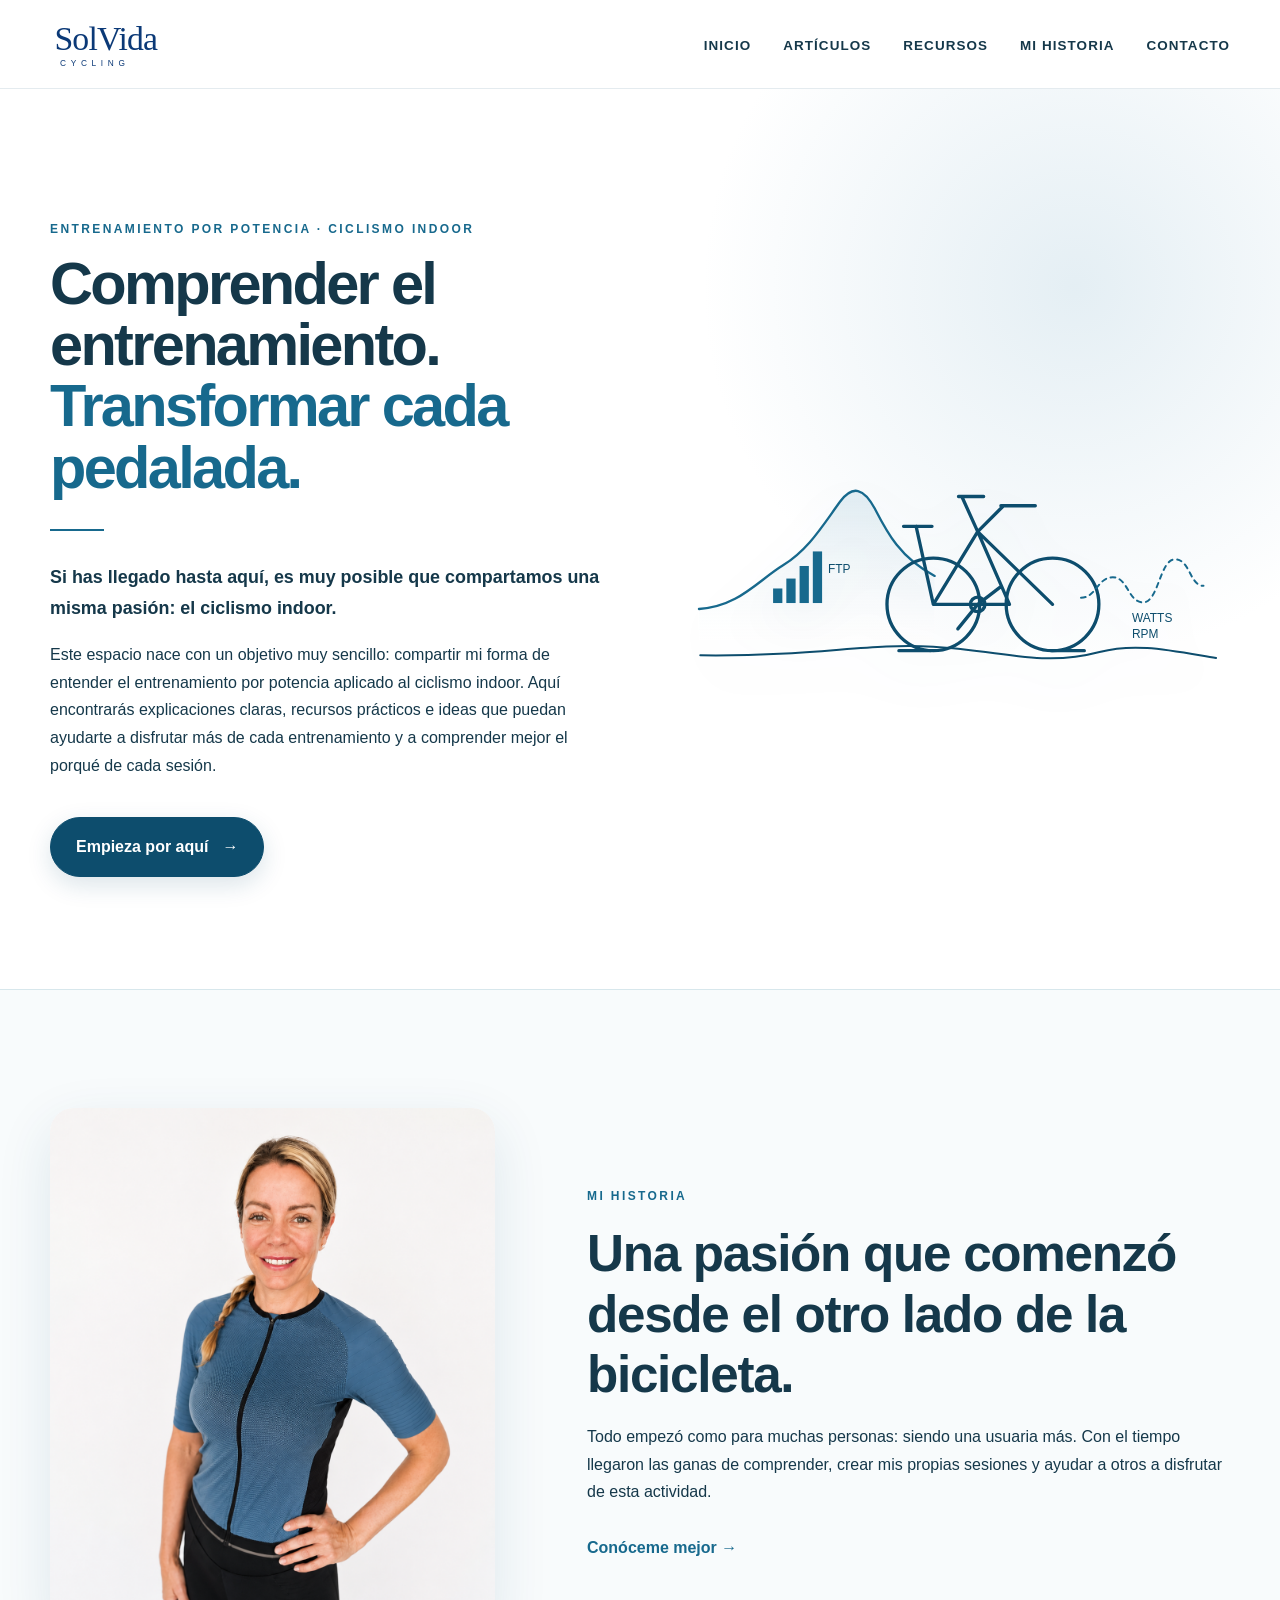
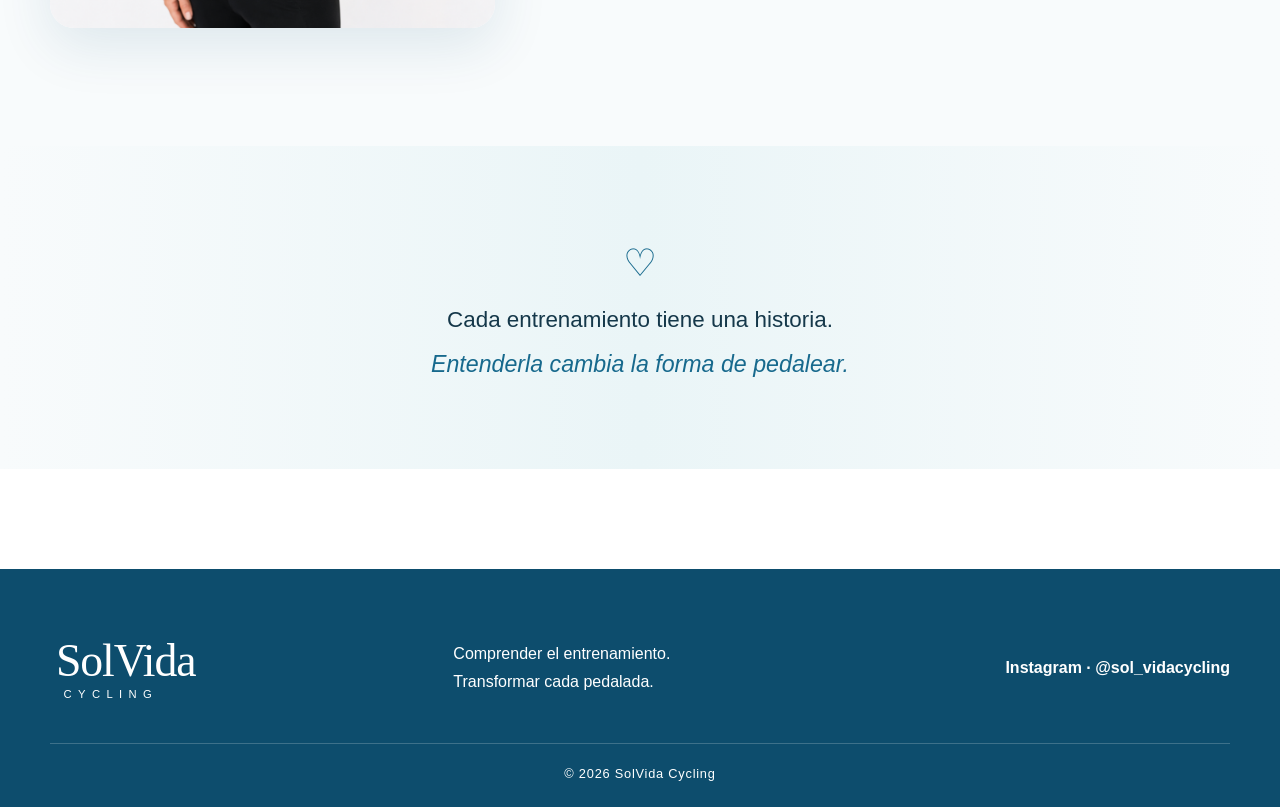
<file: index.html>
<!doctype html>
<html lang="es">
<head>
  <meta charset="utf-8">
  <meta name="viewport" content="width=device-width,initial-scale=1">
  <meta name="description" content="SolVida Cycling: entrenamiento por potencia explicado de forma sencilla para ciclismo indoor.">
  <title>SolVida Cycling</title>
  <link rel="icon" href="img/favicon.svg" type="image/svg+xml">
  <link rel="stylesheet" href="css/estilos.css">
</head>
<body>

<header class="site-header">
  <div class="container header-inner">
    <a class="brand" href="index.html" aria-label="SolVida Cycling, inicio">
      <img src="img/logo.svg" alt="SolVida Cycling">
    </a>
    <button class="menu-toggle" aria-label="Abrir menú" aria-expanded="false">☰</button>
    <nav class="main-nav" aria-label="Navegación principal">
      <a href="index.html">Inicio</a>
      <a href="articulos.html">Artículos</a>
      <a href="recursos.html">Recursos</a>
      <a href="mi-historia.html">Mi historia</a>
      <a href="contacto.html">Contacto</a>
    </nav>
  </div>
</header>

<main>
  <section class="hero">
    <div class="container hero-grid">
      <div class="hero-copy">
        <p class="eyebrow">Entrenamiento por potencia · Ciclismo indoor</p>
        <h1>Comprender el entrenamiento.<br><span>Transformar cada pedalada.</span></h1>
        <div class="short-rule"></div>
        <p class="lead"><strong>Si has llegado hasta aquí, es muy posible que compartamos una misma pasión: el ciclismo indoor.</strong></p>
        <p>Este espacio nace con un objetivo muy sencillo: compartir mi forma de entender el entrenamiento por potencia aplicado al ciclismo indoor. Aquí encontrarás explicaciones claras, recursos prácticos e ideas que puedan ayudarte a disfrutar más de cada entrenamiento y a comprender mejor el porqué de cada sesión.</p>
        <a class="button" href="articulos.html">Empieza por aquí <span>→</span></a>
      </div>
      <div class="hero-art">
        <img src="img/bici-potencia.svg" alt="Bicicleta de ciclismo indoor sobre una línea ascendente de potencia">
      </div>
    </div>
  </section>

  <section class="story-preview">
    <div class="container story-grid">
      <img src="img/sol-mi-historia.png" alt="Sol, instructora de ciclismo indoor" class="story-photo">
      <div>
        <p class="eyebrow">Mi historia</p>
        <h2>Una pasión que comenzó desde el otro lado de la bicicleta.</h2>
        <p>Todo empezó como para muchas personas: siendo una usuaria más. Con el tiempo llegaron las ganas de comprender, crear mis propias sesiones y ayudar a otros a disfrutar de esta actividad.</p>
        <a class="text-link" href="mi-historia.html">Conóceme mejor →</a>
      </div>
    </div>
  </section>

  <section class="quote-band">
    <div class="container">
      <div class="heart">♡</div>
      <p>Cada entrenamiento tiene una historia.</p>
      <em>Entenderla cambia la forma de pedalear.</em>
    </div>
  </section>
</main>

<footer class="site-footer">
  <div class="container footer-grid">
    <div>
      <img class="footer-logo" src="img/logo.svg" alt="SolVida Cycling">
    </div>
    <p>Comprender el entrenamiento.<br>Transformar cada pedalada.</p>
    <a class="social-link" href="https://www.instagram.com/sol_vidacycling/" target="_blank" rel="noopener" aria-label="Instagram de SolVida Cycling">Instagram · @sol_vidacycling</a>
  </div>
  <div class="container copyright">© 2026 SolVida Cycling</div>
</footer>

<script src="js/main.js"></script>
</body>
</html>
</file>
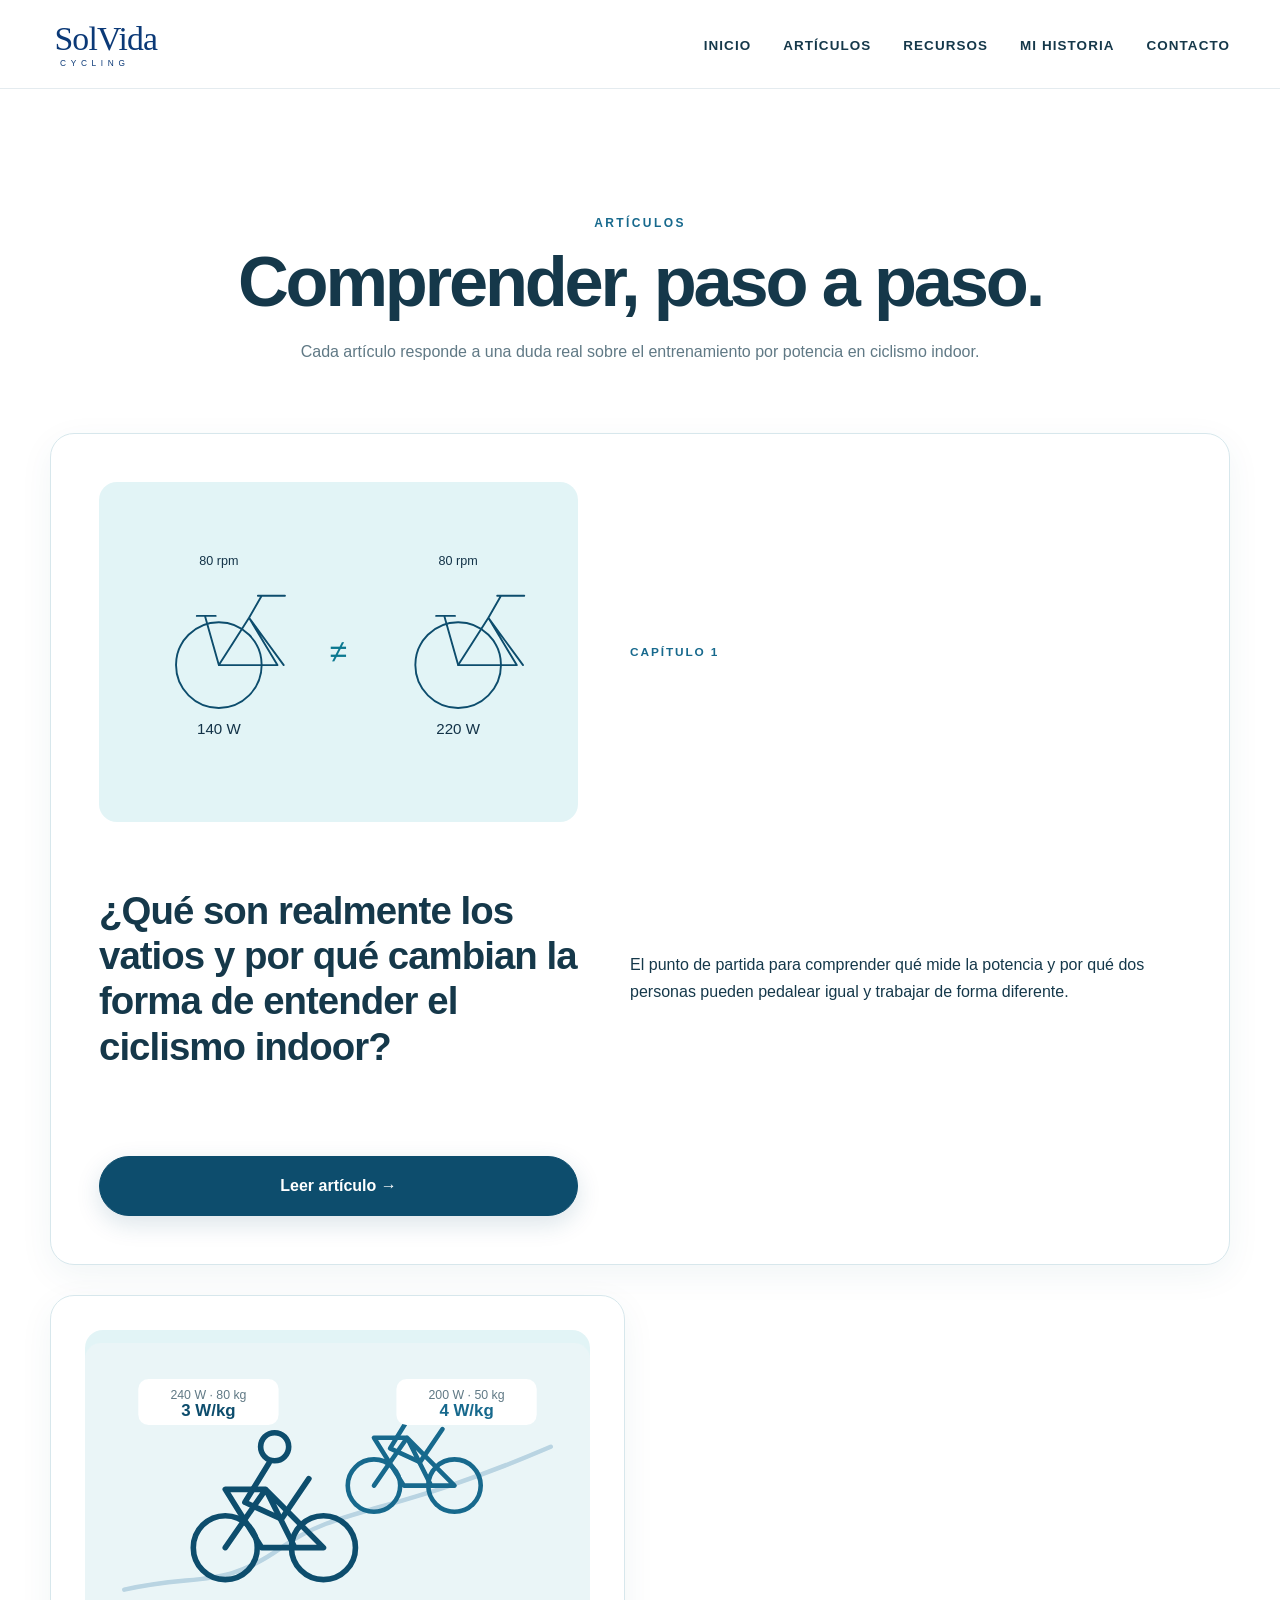
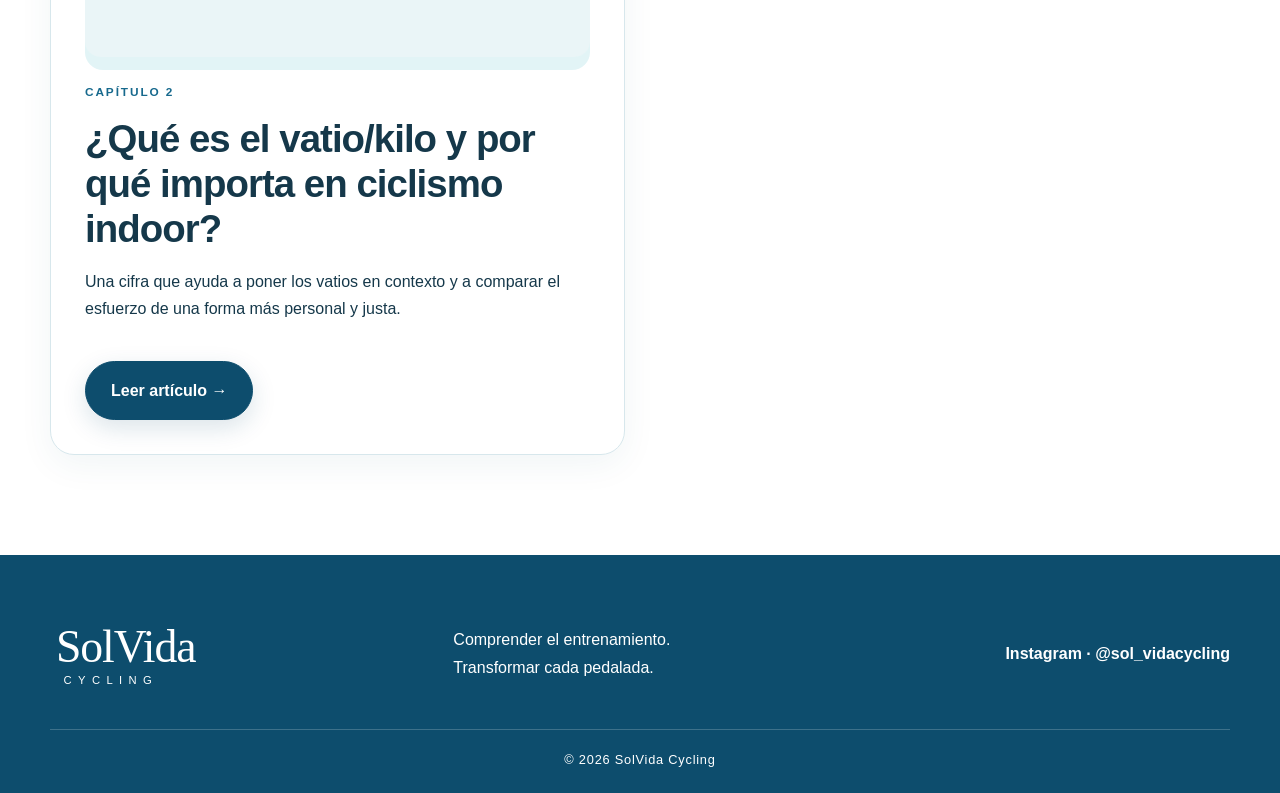
<file: articulos.html>
<!doctype html>
<html lang="es">
<head>
  <meta charset="utf-8"><meta name="viewport" content="width=device-width,initial-scale=1">
  <title>Artículos | SolVida Cycling</title>
  <link rel="icon" href="img/favicon.svg" type="image/svg+xml">
  <link rel="stylesheet" href="css/estilos.css">
</head>
<body>

<header class="site-header">
  <div class="container header-inner">
    <a class="brand" href="index.html" aria-label="SolVida Cycling, inicio">
      <img src="img/logo.svg" alt="SolVida Cycling">
    </a>
    <button class="menu-toggle" aria-label="Abrir menú" aria-expanded="false">☰</button>
    <nav class="main-nav" aria-label="Navegación principal">
      <a href="index.html">Inicio</a>
      <a href="articulos.html">Artículos</a>
      <a href="recursos.html">Recursos</a>
      <a href="mi-historia.html">Mi historia</a>
      <a href="contacto.html">Contacto</a>
    </nav>
  </div>
</header>

<main class="page-main">
  <section class="page-hero container">
    <p class="eyebrow">Artículos</p>
    <h1>Comprender, paso a paso.</h1>
    <p>Cada artículo responde a una duda real sobre el entrenamiento por potencia en ciclismo indoor.</p>
  </section>
  <section class="container cards-grid">
    <article class="article-card featured">
      <img src="img/misma-cadencia.svg" alt="">
      <p class="card-kicker">Capítulo 1</p>
      <h2>¿Qué son realmente los vatios y por qué cambian la forma de entender el ciclismo indoor?</h2>
      <p>El punto de partida para comprender qué mide la potencia y por qué dos personas pueden pedalear igual y trabajar de forma diferente.</p>
      <a class="button" href="articulos/que-son-los-vatios.html">Leer artículo →</a>
    </article>
    <article class="article-card">
      <img src="img/articulo-wkg-portada.svg" alt="Comparación de potencia relativa entre dos ciclistas">
      <p class="card-kicker">Capítulo 2</p>
      <h2>¿Qué es el vatio/kilo y por qué importa en ciclismo indoor?</h2>
      <p>Una cifra que ayuda a poner los vatios en contexto y a comparar el esfuerzo de una forma más personal y justa.</p>
      <a class="button" href="articulos/vatio-kilo-ciclismo-indoor.html">Leer artículo →</a>
    </article>
  </section>
</main>

<footer class="site-footer">
  <div class="container footer-grid">
    <div>
      <img class="footer-logo" src="img/logo.svg" alt="SolVida Cycling">
    </div>
    <p>Comprender el entrenamiento.<br>Transformar cada pedalada.</p>
    <a class="social-link" href="https://www.instagram.com/sol_vidacycling/" target="_blank" rel="noopener" aria-label="Instagram de SolVida Cycling">Instagram · @sol_vidacycling</a>
  </div>
  <div class="container copyright">© 2026 SolVida Cycling</div>
</footer>

<script src="js/main.js"></script>
</body>
</html>
</file>
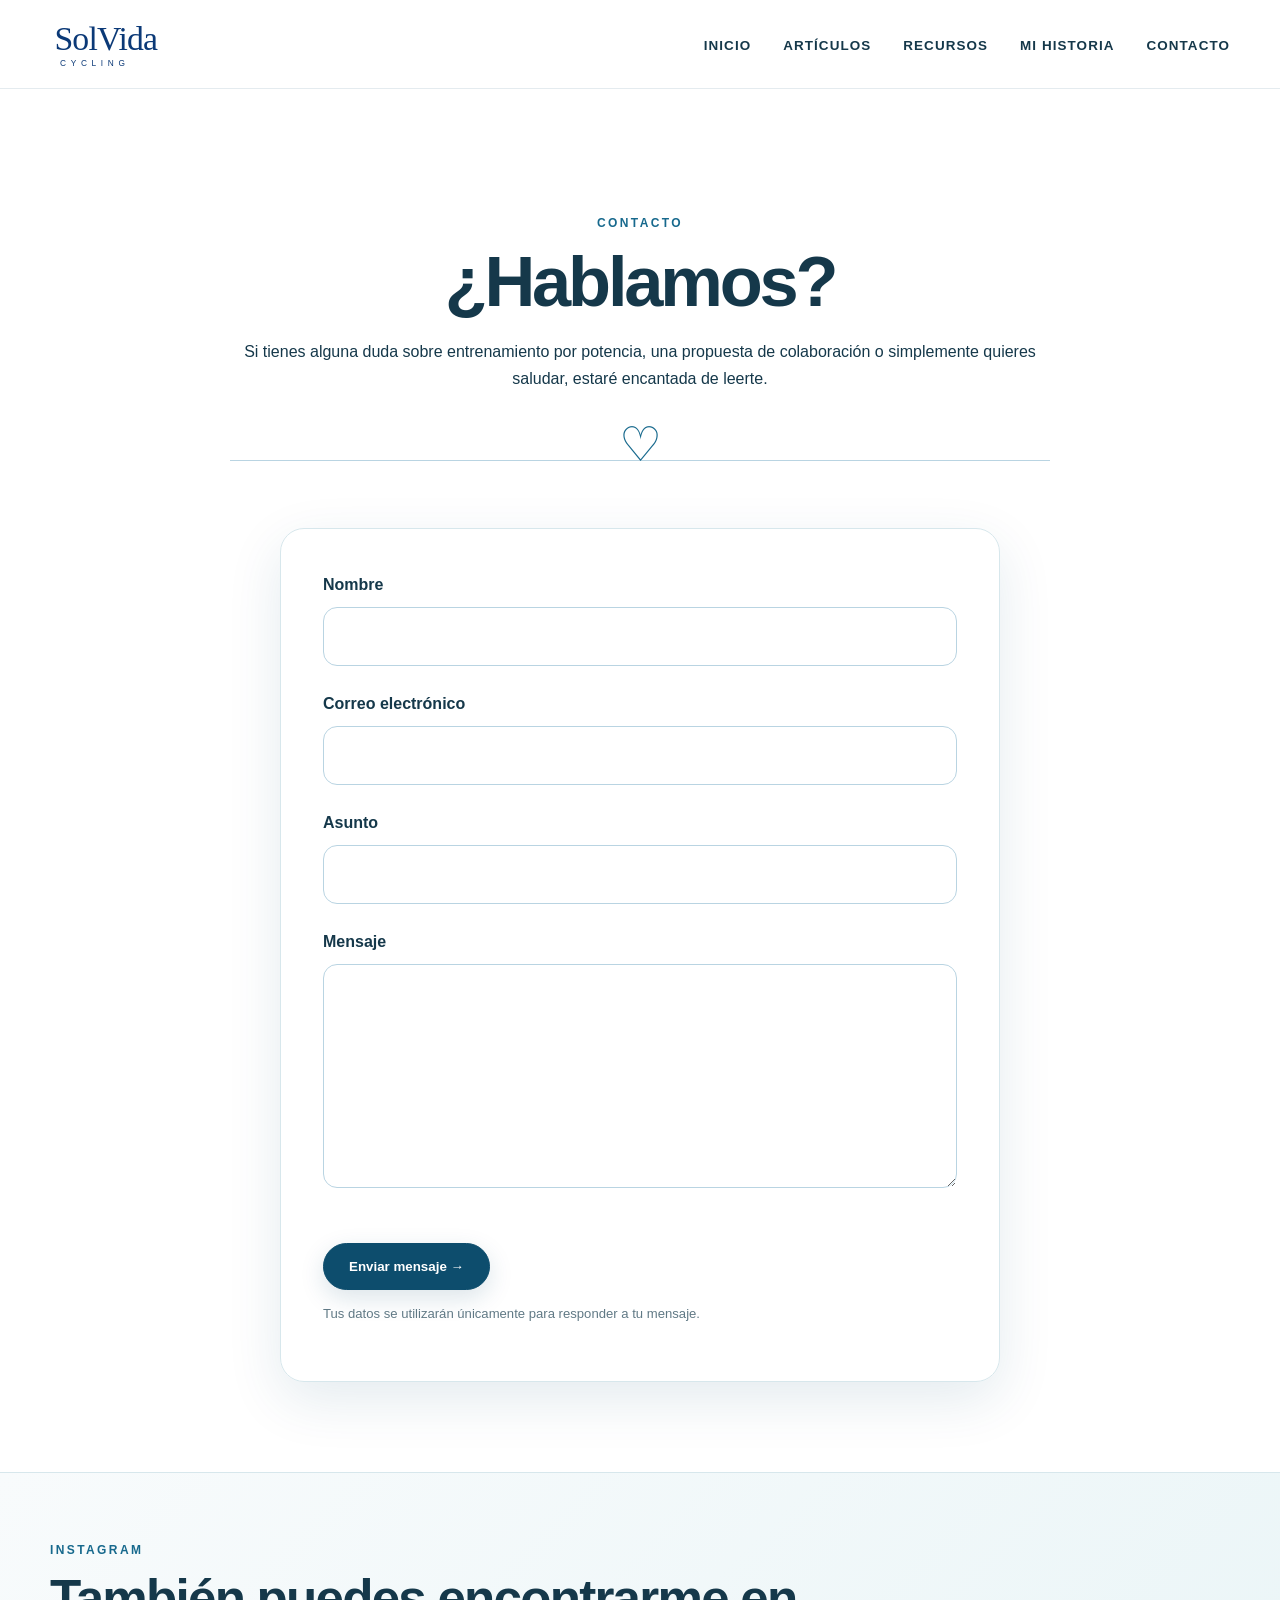
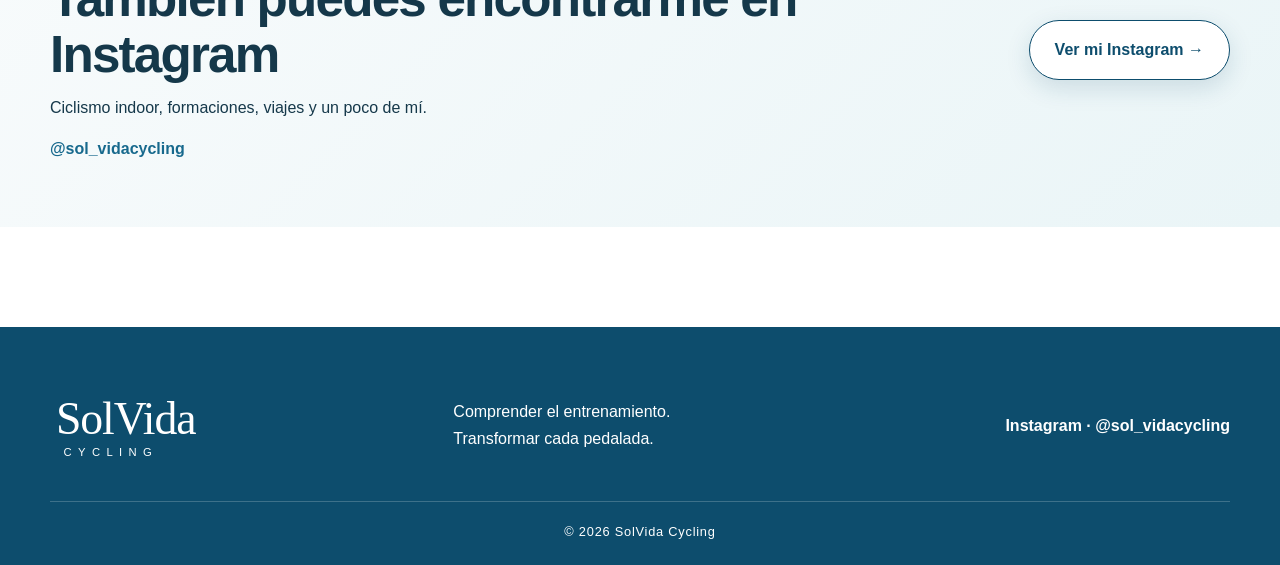
<file: contacto.html>
<!doctype html>
<html lang="es">
<head>
  <meta charset="utf-8"><meta name="viewport" content="width=device-width,initial-scale=1">
  <title>Contacto | SolVida Cycling</title>
  <link rel="icon" href="img/favicon.svg" type="image/svg+xml">
  <link rel="stylesheet" href="css/estilos.css">
</head>
<body>

<header class="site-header">
  <div class="container header-inner">
    <a class="brand" href="index.html" aria-label="SolVida Cycling, inicio">
      <img src="img/logo.svg" alt="SolVida Cycling">
    </a>
    <button class="menu-toggle" aria-label="Abrir menú" aria-expanded="false">☰</button>
    <nav class="main-nav" aria-label="Navegación principal">
      <a href="index.html">Inicio</a>
      <a href="articulos.html">Artículos</a>
      <a href="recursos.html">Recursos</a>
      <a href="mi-historia.html">Mi historia</a>
      <a href="contacto.html">Contacto</a>
    </nav>
  </div>
</header>

<main class="page-main">
  <section class="contact-intro container">
    <p class="eyebrow">Contacto</p>
    <h1>¿Hablamos?</h1>
    <p>Si tienes alguna duda sobre entrenamiento por potencia, una propuesta de colaboración o simplemente quieres saludar, estaré encantada de leerte.</p>
    <div class="conversation-line">♡</div>
  </section>
  <section class="container">
    <form class="contact-form" action="enviar-contacto.php" method="post">
      <div class="form-status" role="status" aria-live="polite"></div>
      <label>Nombre<input type="text" name="nombre" autocomplete="name" maxlength="100" required></label>
      <label>Correo electrónico<input type="email" name="correo" autocomplete="email" maxlength="160" required></label>
      <label>Asunto<input type="text" name="asunto" maxlength="150"></label>
      <label>Mensaje<textarea name="mensaje" rows="7" maxlength="5000" required></textarea></label>
      <label class="form-honeypot" aria-hidden="true">No rellenes este campo<input type="text" name="web" tabindex="-1" autocomplete="off"></label>
      <button class="button" type="submit">Enviar mensaje →</button>
      <p class="form-note">Tus datos se utilizarán únicamente para responder a tu mensaje.</p>
    </form>
  </section>
  <section class="instagram-invite">
    <div class="container instagram-invite-inner">
      <div>
        <p class="eyebrow">Instagram</p>
        <h2>También puedes encontrarme en Instagram</h2>
        <p>Ciclismo indoor, formaciones, viajes y un poco de mí.</p>
        <span>@sol_vidacycling</span>
      </div>
      <a class="button instagram-button" href="https://www.instagram.com/sol_vidacycling/" target="_blank" rel="noopener">Ver mi Instagram →</a>
    </div>
  </section>
</main>

<footer class="site-footer">
  <div class="container footer-grid">
    <div>
      <img class="footer-logo" src="img/logo.svg" alt="SolVida Cycling">
    </div>
    <p>Comprender el entrenamiento.<br>Transformar cada pedalada.</p>
    <a class="social-link" href="https://www.instagram.com/sol_vidacycling/" target="_blank" rel="noopener" aria-label="Instagram de SolVida Cycling">Instagram · @sol_vidacycling</a>
  </div>
  <div class="container copyright">© 2026 SolVida Cycling</div>
</footer>

<script src="js/main.js"></script>
</body>
</html>
</file>
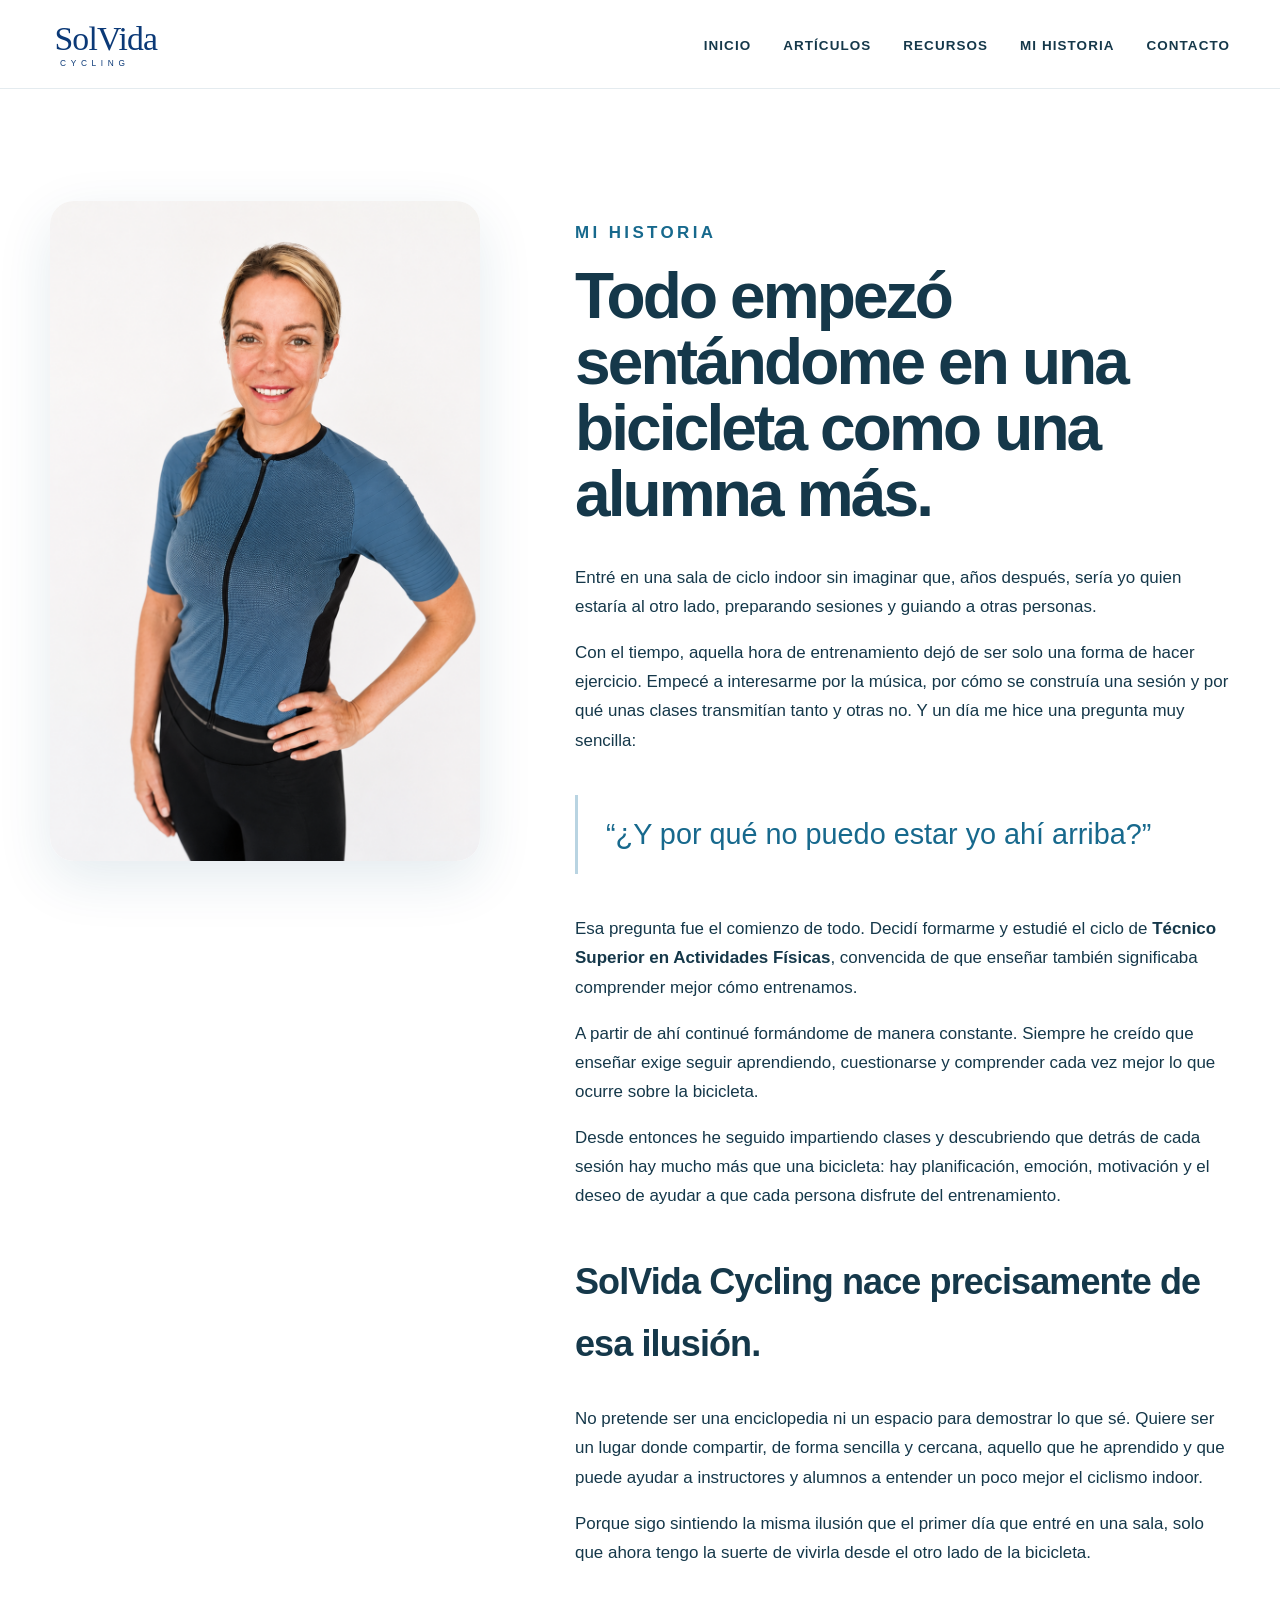
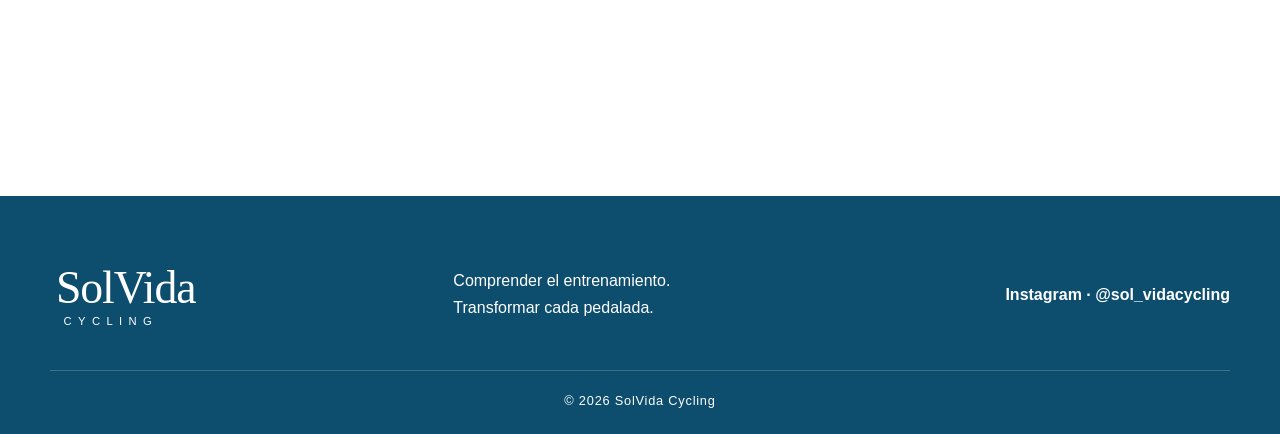
<file: mi-historia.html>
<!doctype html>
<html lang="es">
<head>
  <meta charset="utf-8"><meta name="viewport" content="width=device-width,initial-scale=1">
  <title>Mi historia | SolVida Cycling</title>
  <link rel="icon" href="img/favicon.svg" type="image/svg+xml">
  <link rel="stylesheet" href="css/estilos.css">
</head>
<body>

<header class="site-header">
  <div class="container header-inner">
    <a class="brand" href="index.html" aria-label="SolVida Cycling, inicio">
      <img src="img/logo.svg" alt="SolVida Cycling">
    </a>
    <button class="menu-toggle" aria-label="Abrir menú" aria-expanded="false">☰</button>
    <nav class="main-nav" aria-label="Navegación principal">
      <a href="index.html">Inicio</a>
      <a href="articulos.html">Artículos</a>
      <a href="recursos.html">Recursos</a>
      <a href="mi-historia.html">Mi historia</a>
      <a href="contacto.html">Contacto</a>
    </nav>
  </div>
</header>

<main class="page-main">
  <section class="container history-layout">
    <img src="img/sol-mi-historia.png" alt="Sol, instructora de ciclismo indoor" class="history-photo">
    <article class="prose">
      <p class="eyebrow">Mi historia</p>
      <h1>Todo empezó sentándome en una bicicleta como una alumna más.</h1>
      <p>Entré en una sala de ciclo indoor sin imaginar que, años después, sería yo quien estaría al otro lado, preparando sesiones y guiando a otras personas.</p>
      <p>Con el tiempo, aquella hora de entrenamiento dejó de ser solo una forma de hacer ejercicio. Empecé a interesarme por la música, por cómo se construía una sesión y por qué unas clases transmitían tanto y otras no. Y un día me hice una pregunta muy sencilla:</p>
      <blockquote>“¿Y por qué no puedo estar yo ahí arriba?”</blockquote>
      <p>Esa pregunta fue el comienzo de todo. Decidí formarme y estudié el ciclo de <strong>Técnico Superior en Actividades Físicas</strong>, convencida de que enseñar también significaba comprender mejor cómo entrenamos.</p>
      <p>A partir de ahí continué formándome de manera constante. Siempre he creído que enseñar exige seguir aprendiendo, cuestionarse y comprender cada vez mejor lo que ocurre sobre la bicicleta.</p>
      <p>Desde entonces he seguido impartiendo clases y descubriendo que detrás de cada sesión hay mucho más que una bicicleta: hay planificación, emoción, motivación y el deseo de ayudar a que cada persona disfrute del entrenamiento.</p>
      <h2>SolVida Cycling nace precisamente de esa ilusión.</h2>
      <p>No pretende ser una enciclopedia ni un espacio para demostrar lo que sé. Quiere ser un lugar donde compartir, de forma sencilla y cercana, aquello que he aprendido y que puede ayudar a instructores y alumnos a entender un poco mejor el ciclismo indoor.</p>
      <p>Porque sigo sintiendo la misma ilusión que el primer día que entré en una sala, solo que ahora tengo la suerte de vivirla desde el otro lado de la bicicleta.</p>
    </article>
  </section>
</main>

<footer class="site-footer">
  <div class="container footer-grid">
    <div>
      <img class="footer-logo" src="img/logo.svg" alt="SolVida Cycling">
    </div>
    <p>Comprender el entrenamiento.<br>Transformar cada pedalada.</p>
    <a class="social-link" href="https://www.instagram.com/sol_vidacycling/" target="_blank" rel="noopener" aria-label="Instagram de SolVida Cycling">Instagram · @sol_vidacycling</a>
  </div>
  <div class="container copyright">© 2026 SolVida Cycling</div>
</footer>

<script src="js/main.js"></script>
</body>
</html>
</file>
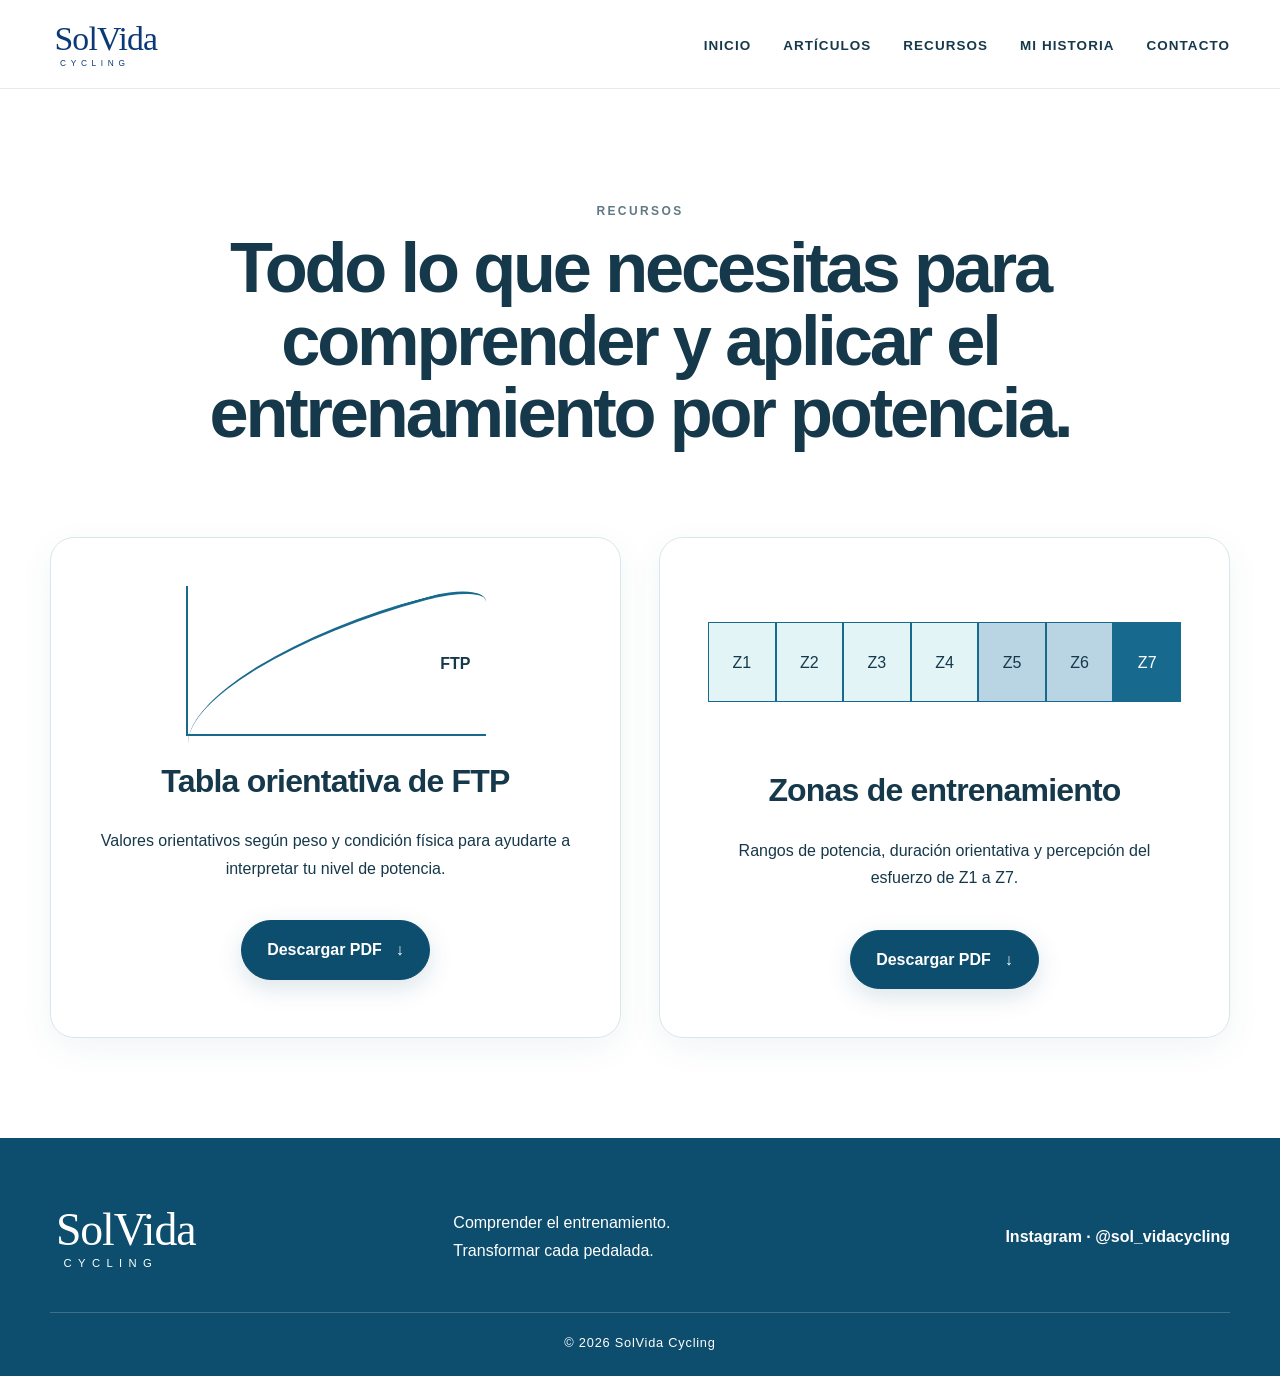
<file: recursos.html>
<!doctype html>
<html lang="es">
<head>
  <meta charset="utf-8"><meta name="viewport" content="width=device-width,initial-scale=1">
  <title>Recursos | SolVida Cycling</title>
  <link rel="icon" href="img/favicon.svg" type="image/svg+xml">
  <link rel="stylesheet" href="css/estilos.css">
</head>
<body>

<header class="site-header">
  <div class="container header-inner">
    <a class="brand" href="index.html" aria-label="SolVida Cycling, inicio">
      <img src="img/logo.svg" alt="SolVida Cycling">
    </a>
    <button class="menu-toggle" aria-label="Abrir menú" aria-expanded="false">☰</button>
    <nav class="main-nav" aria-label="Navegación principal">
      <a href="index.html">Inicio</a>
      <a href="articulos.html">Artículos</a>
      <a href="recursos.html">Recursos</a>
      <a href="mi-historia.html">Mi historia</a>
      <a href="contacto.html">Contacto</a>
    </nav>
  </div>
</header>

<main class="page-main">
  <section class="page-hero container">
    <p class="eyebrow">Recursos</p>
    <h1>Todo lo que necesitas para comprender y aplicar el entrenamiento por potencia.</h1>
  </section>
  <section class="container resource-grid">
    <article class="resource-card">
      <div class="mini-chart"><span>FTP</span></div>
      <h2>Tabla orientativa de FTP</h2>
      <p>Valores orientativos según peso y condición física para ayudarte a interpretar tu nivel de potencia.</p>
      <a class="button" href="recursos/tabla-orientativa-ftp.pdf" download>Descargar PDF <span>↓</span></a>
    </article>
    <article class="resource-card">
      <div class="zones"><span>Z1</span><span>Z2</span><span>Z3</span><span>Z4</span><span>Z5</span><span>Z6</span><span>Z7</span></div>
      <h2>Zonas de entrenamiento</h2>
      <p>Rangos de potencia, duración orientativa y percepción del esfuerzo de Z1 a Z7.</p>
      <a class="button" href="recursos/tabla-zonas-entrenamiento-potencia.pdf" download>Descargar PDF <span>↓</span></a>
    </article>
  </section>
</main>

<footer class="site-footer">
  <div class="container footer-grid">
    <div>
      <img class="footer-logo" src="img/logo.svg" alt="SolVida Cycling">
    </div>
    <p>Comprender el entrenamiento.<br>Transformar cada pedalada.</p>
    <a class="social-link" href="https://www.instagram.com/sol_vidacycling/" target="_blank" rel="noopener" aria-label="Instagram de SolVida Cycling">Instagram · @sol_vidacycling</a>
  </div>
  <div class="container copyright">© 2026 SolVida Cycling</div>
</footer>

<script src="js/main.js"></script>
</body>
</html>
</file>
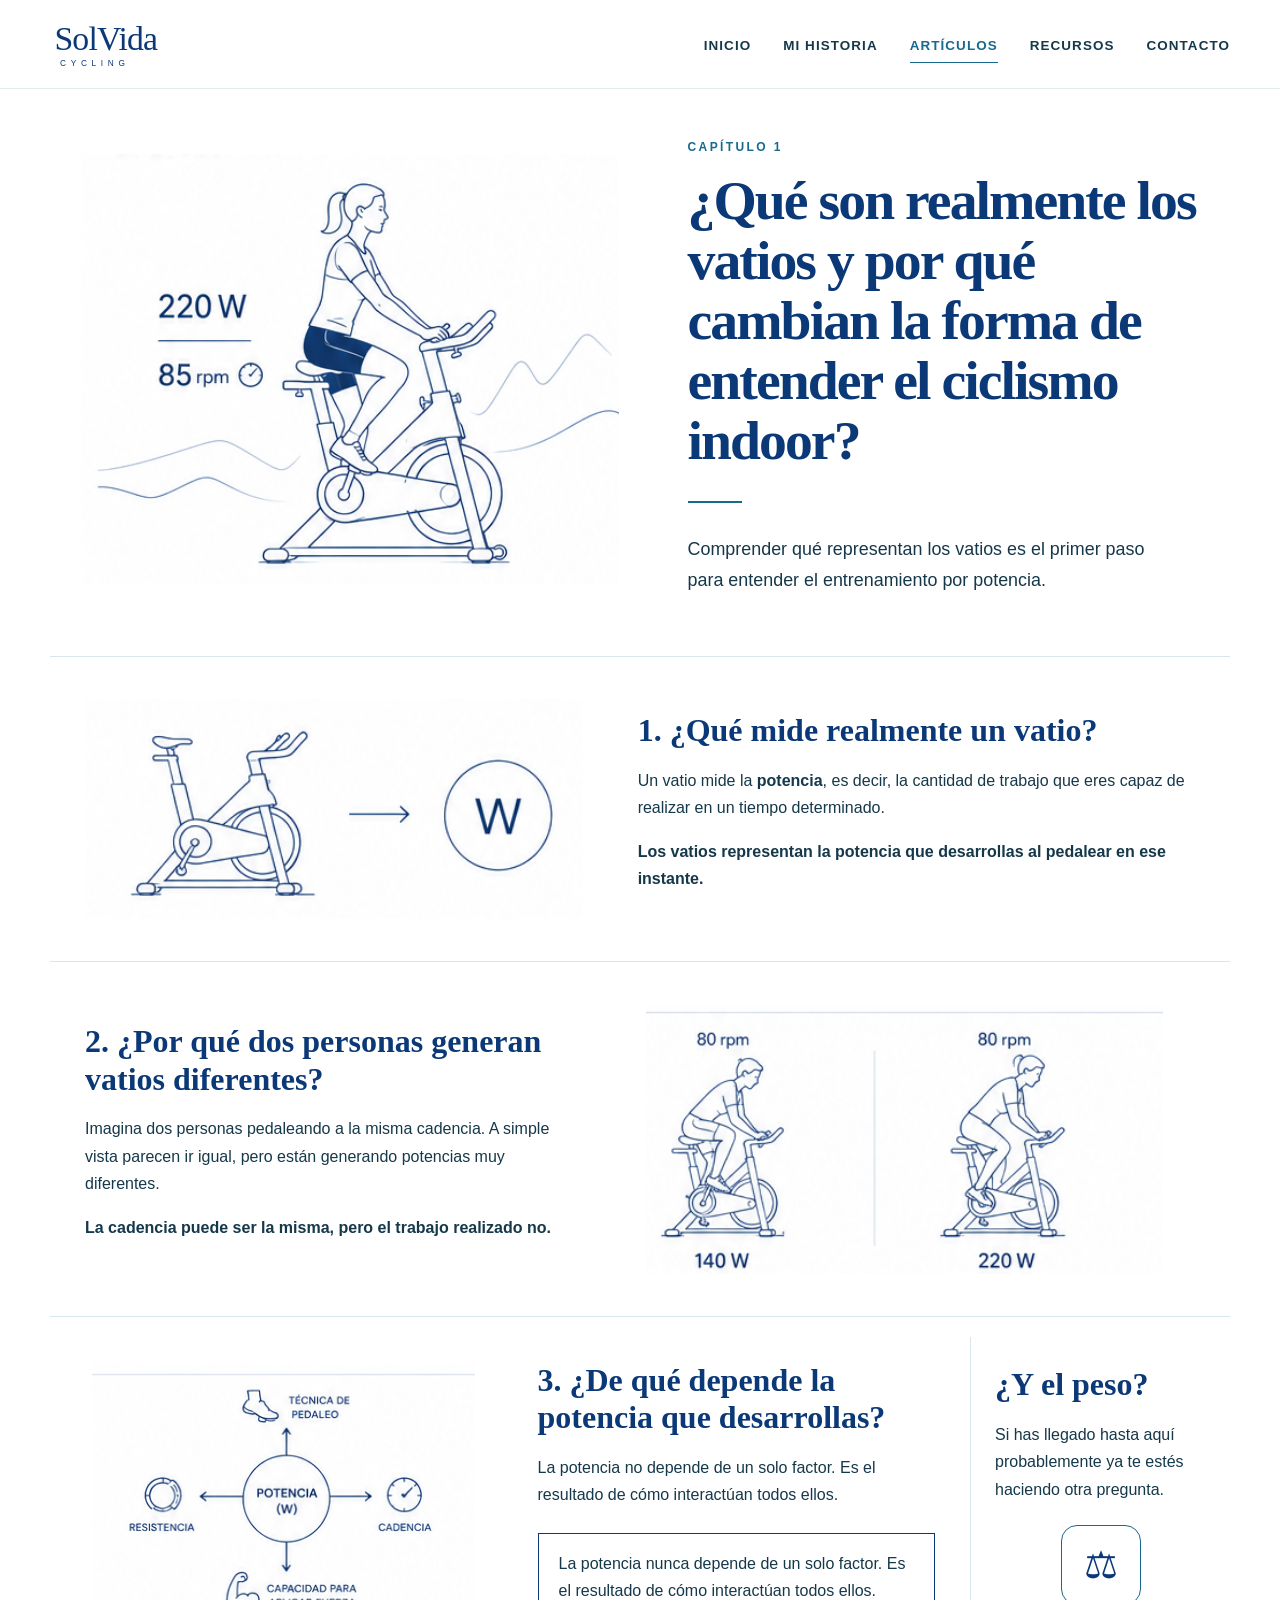
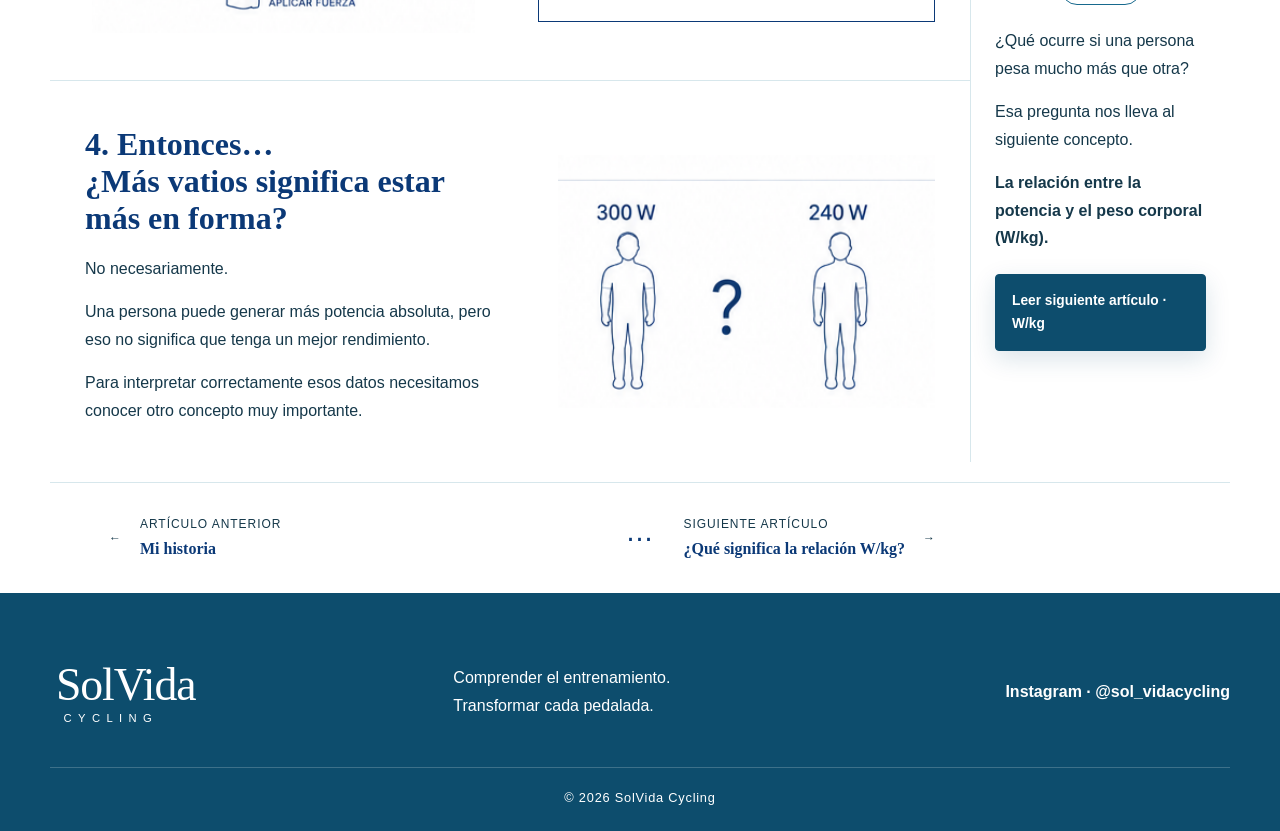
<file: articulos/que-son-los-vatios.html>
<!doctype html>
<html lang="es">
<head>
  <meta charset="utf-8"><meta name="viewport" content="width=device-width,initial-scale=1">
  <title>¿Qué son realmente los vatios? | SolVida Cycling</title>
  <link rel="icon" href="../img/favicon.svg" type="image/svg+xml">
  <link rel="stylesheet" href="../css/estilos.css">
</head>
<body>
<header class="site-header">
  <div class="container header-inner">
    <a class="brand" href="../index.html"><img src="../img/logo.svg" alt="SolVida Cycling"></a>
    <button class="menu-toggle" aria-label="Abrir menú" aria-expanded="false">☰</button>
    <nav class="main-nav"><a href="../index.html">Inicio</a><a href="../mi-historia.html">Mi historia</a><a class="active" href="../articulos.html">Artículos</a><a href="../recursos.html">Recursos</a><a href="../contacto.html">Contacto</a></nav>
  </div>
</header>

<main class="editorial-article">
  <article class="container editorial-shell">
    <header class="editorial-hero">
      <img src="../img/articulo-vatios-hero.png" alt="Ciclista indoor pedaleando a 220 vatios y 85 rpm">
      <div class="editorial-title">
        <p class="eyebrow">Capítulo 1</p>
        <h1>¿Qué son realmente los vatios y por qué cambian la forma de entender el ciclismo indoor?</h1>
        <span class="short-rule"></span>
        <p class="lead">Comprender qué representan los vatios es el primer paso para entender el entrenamiento por potencia.</p>
      </div>
    </header>

    <section class="editorial-row intro-watts">
      <img src="../img/articulo-vatios-medida.png" alt="Una bicicleta de ciclo indoor asociada a la unidad vatio">
      <div><h2>1. ¿Qué mide realmente un vatio?</h2><p>Un vatio mide la <strong>potencia</strong>, es decir, la cantidad de trabajo que eres capaz de realizar en un tiempo determinado.</p><p><strong>Los vatios representan la potencia que desarrollas al pedalear en ese instante.</strong></p></div>
    </section>

    <section class="editorial-row cadence-row">
      <div><h2>2. ¿Por qué dos personas generan vatios diferentes?</h2><p>Imagina dos personas pedaleando a la misma cadencia. A simple vista parecen ir igual, pero están generando potencias muy diferentes.</p><p><strong>La cadencia puede ser la misma, pero el trabajo realizado no.</strong></p></div>
      <img src="../img/articulo-vatios-cadencia.png" alt="Dos ciclistas a 80 rpm producen 140 y 220 vatios">
    </section>

    <section class="power-weight-layout">
      <div class="power-main">
        <section class="editorial-row power-row">
          <img src="../img/articulo-vatios-factores.png" alt="Factores de la potencia: resistencia, cadencia, fuerza y técnica">
          <div><h2>3. ¿De qué depende la potencia que desarrollas?</h2><p>La potencia no depende de un solo factor. Es el resultado de cómo interactúan todos ellos.</p><p class="outlined-note">La potencia nunca depende de un solo factor. Es el resultado de cómo interactúan todos ellos.</p></div>
        </section>
        <section class="editorial-row fitness-row">
          <div><h2>4. Entonces…<br>¿Más vatios significa estar más en forma?</h2><p>No necesariamente.</p><p>Una persona puede generar más potencia absoluta, pero eso no significa que tenga un mejor rendimiento.</p><p>Para interpretar correctamente esos datos necesitamos conocer otro concepto muy importante.</p></div>
          <img src="../img/articulo-vatios-comparacion.png" alt="Comparación entre una persona que produce 300 W y otra que produce 240 W">
        </section>
      </div>
      <aside class="weight-card"><h2>¿Y el peso?</h2><p>Si has llegado hasta aquí probablemente ya te estés haciendo otra pregunta.</p><div class="scale-icon">⚖</div><p>¿Qué ocurre si una persona pesa mucho más que otra?</p><p>Esa pregunta nos lleva al siguiente concepto.</p><p><strong>La relación entre la potencia y el peso corporal (W/kg).</strong></p><a class="button" href="vatio-kilo-ciclismo-indoor.html">Leer siguiente artículo · W/kg</a></aside>
    </section>

    <nav class="article-navigation" aria-label="Navegación entre artículos"><a href="../mi-historia.html">← <span>Artículo anterior<br><strong>Mi historia</strong></span></a><a href="../articulos.html" aria-label="Volver a artículos">···</a><a href="vatio-kilo-ciclismo-indoor.html"><span>Siguiente artículo<br><strong>¿Qué significa la relación W/kg?</strong></span> →</a></nav>
  </article>
</main>

<footer class="site-footer"><div class="container footer-grid"><div><img class="footer-logo" src="../img/logo.svg" alt="SolVida Cycling"></div><p>Comprender el entrenamiento.<br>Transformar cada pedalada.</p><a class="social-link" href="https://www.instagram.com/sol_vidacycling/" target="_blank" rel="noopener">Instagram · @sol_vidacycling</a></div><div class="container copyright">© 2026 SolVida Cycling</div></footer>
<script src="../js/main.js"></script>
</body>
</html>
</file>
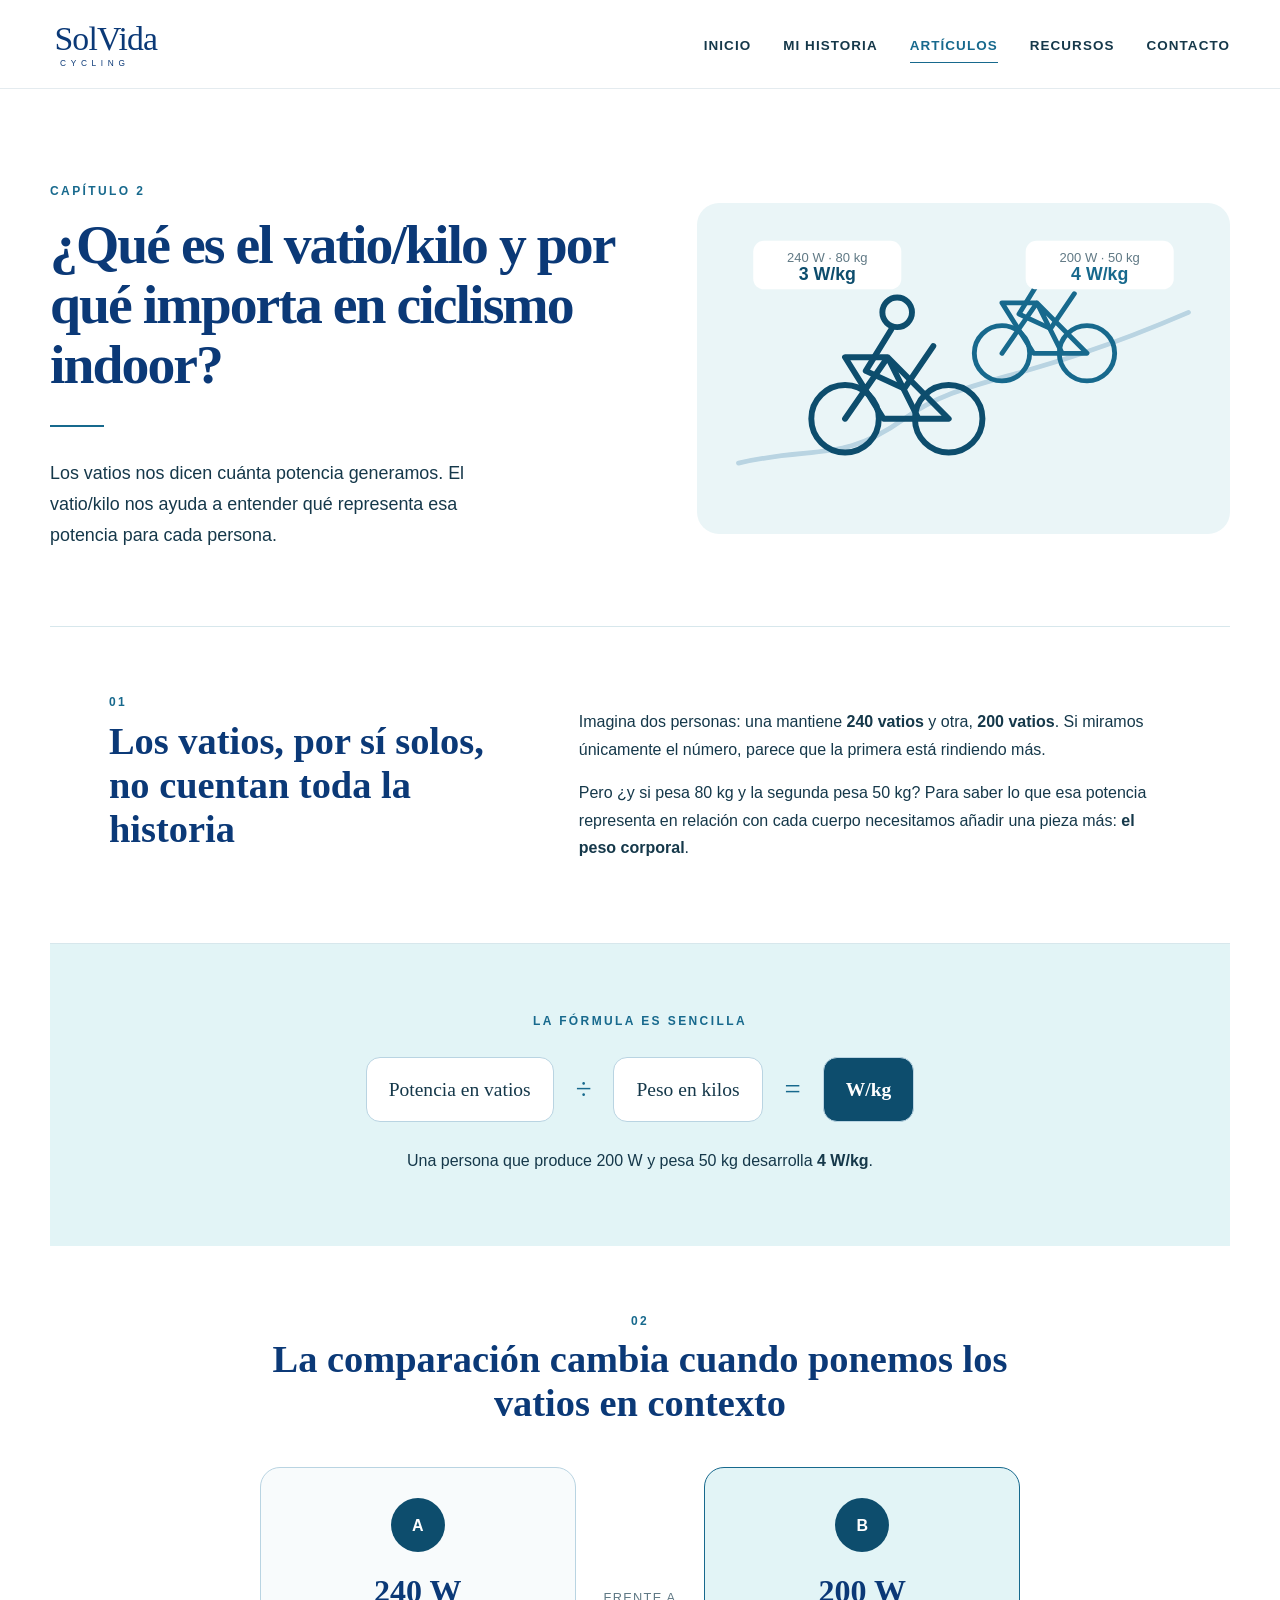
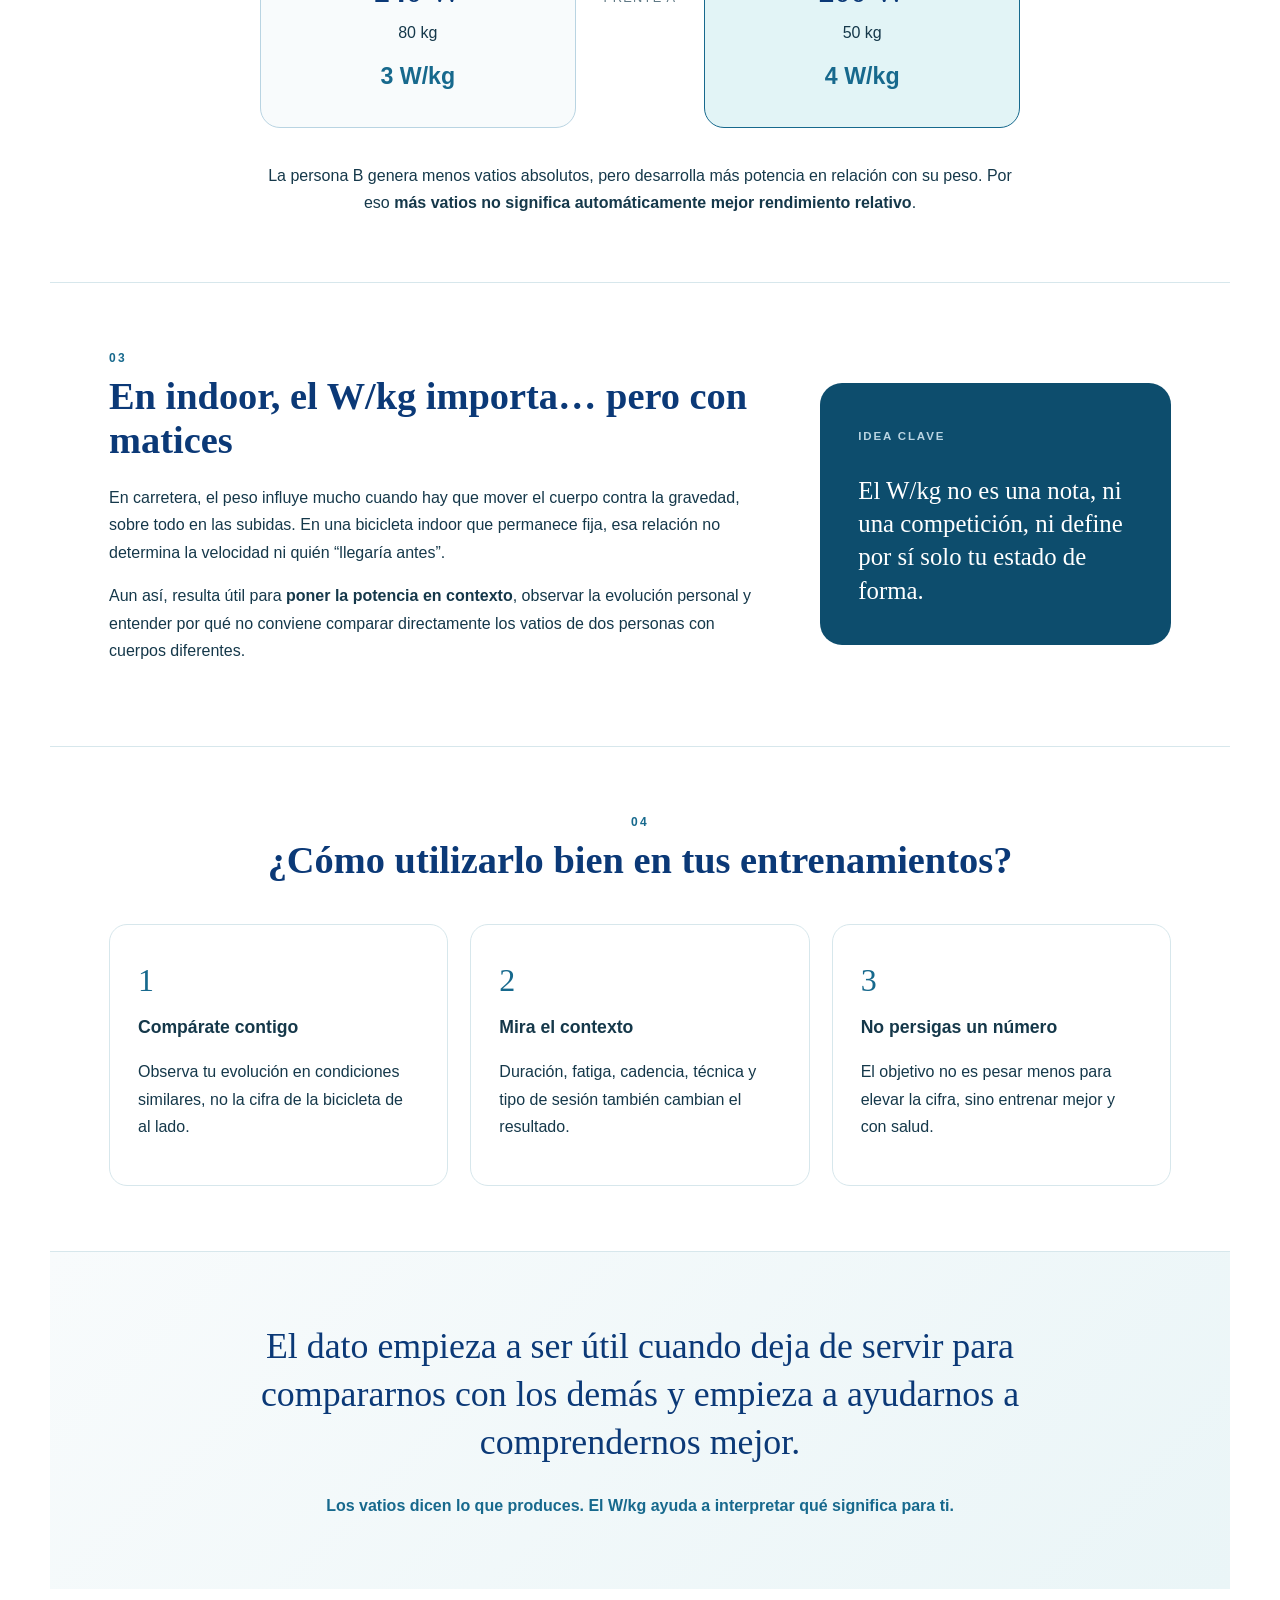
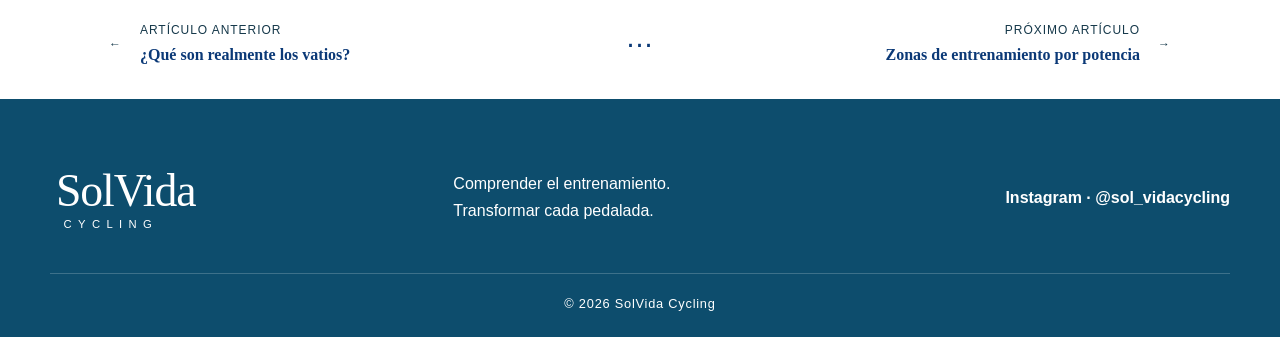
<file: articulos/vatio-kilo-ciclismo-indoor.html>
<!doctype html>
<html lang="es">
<head>
  <meta charset="utf-8"><meta name="viewport" content="width=device-width,initial-scale=1">
  <meta name="description" content="Qué significa el vatio por kilo, cómo se calcula y cómo interpretarlo en ciclismo indoor.">
  <title>¿Qué es el vatio/kilo? | SolVida Cycling</title>
  <link rel="icon" href="../img/favicon.svg" type="image/svg+xml">
  <link rel="stylesheet" href="../css/estilos.css">
</head>
<body>
<header class="site-header">
  <div class="container header-inner">
    <a class="brand" href="../index.html"><img src="../img/logo.svg" alt="SolVida Cycling"></a>
    <button class="menu-toggle" aria-label="Abrir menú" aria-expanded="false">☰</button>
    <nav class="main-nav"><a href="../index.html">Inicio</a><a href="../mi-historia.html">Mi historia</a><a class="active" href="../articulos.html">Artículos</a><a href="../recursos.html">Recursos</a><a href="../contacto.html">Contacto</a></nav>
  </div>
</header>

<main class="editorial-article">
  <article class="container editorial-shell wkg-article">
    <header class="wkg-hero">
      <div class="editorial-title">
        <p class="eyebrow">Capítulo 2</p>
        <h1>¿Qué es el vatio/kilo y por qué importa en ciclismo indoor?</h1>
        <span class="short-rule"></span>
        <p class="lead">Los vatios nos dicen cuánta potencia generamos. El vatio/kilo nos ayuda a entender qué representa esa potencia para cada persona.</p>
      </div>
      <img src="../img/articulo-wkg-portada.svg" alt="Dos ciclistas comparados por su potencia relativa">
    </header>

    <section class="wkg-section two-column-copy">
      <div><p class="section-number">01</p><h2>Los vatios, por sí solos, no cuentan toda la historia</h2></div>
      <div><p>Imagina dos personas: una mantiene <strong>240 vatios</strong> y otra, <strong>200 vatios</strong>. Si miramos únicamente el número, parece que la primera está rindiendo más.</p><p>Pero ¿y si pesa 80 kg y la segunda pesa 50 kg? Para saber lo que esa potencia representa en relación con cada cuerpo necesitamos añadir una pieza más: <strong>el peso corporal</strong>.</p></div>
    </section>

    <section class="wkg-formula-band">
      <p class="eyebrow">La fórmula es sencilla</p>
      <div class="formula"><span>Potencia en vatios</span><i>÷</i><span>Peso en kilos</span><i>=</i><strong>W/kg</strong></div>
      <p>Una persona que produce 200 W y pesa 50 kg desarrolla <strong>4 W/kg</strong>.</p>
    </section>

    <section class="wkg-section">
      <div class="section-heading"><p class="section-number">02</p><h2>La comparación cambia cuando ponemos los vatios en contexto</h2></div>
      <div class="rider-comparison">
        <div class="rider-card"><span class="rider-icon">A</span><h3>240 W</h3><p>80 kg</p><strong>3 W/kg</strong></div>
        <div class="comparison-word">frente a</div>
        <div class="rider-card accent"><span class="rider-icon">B</span><h3>200 W</h3><p>50 kg</p><strong>4 W/kg</strong></div>
      </div>
      <p class="centered-copy">La persona B genera menos vatios absolutos, pero desarrolla más potencia en relación con su peso. Por eso <strong>más vatios no significa automáticamente mejor rendimiento relativo</strong>.</p>
    </section>

    <section class="wkg-section indoor-nuance">
      <div><p class="section-number">03</p><h2>En indoor, el W/kg importa… pero con matices</h2><p>En carretera, el peso influye mucho cuando hay que mover el cuerpo contra la gravedad, sobre todo en las subidas. En una bicicleta indoor que permanece fija, esa relación no determina la velocidad ni quién “llegaría antes”.</p><p>Aun así, resulta útil para <strong>poner la potencia en contexto</strong>, observar la evolución personal y entender por qué no conviene comparar directamente los vatios de dos personas con cuerpos diferentes.</p></div>
      <aside class="truth-card"><span>Idea clave</span><p>El W/kg no es una nota, ni una competición, ni define por sí solo tu estado de forma.</p></aside>
    </section>

    <section class="wkg-section">
      <div class="section-heading"><p class="section-number">04</p><h2>¿Cómo utilizarlo bien en tus entrenamientos?</h2></div>
      <div class="use-grid">
        <div><span>1</span><h3>Compárate contigo</h3><p>Observa tu evolución en condiciones similares, no la cifra de la bicicleta de al lado.</p></div>
        <div><span>2</span><h3>Mira el contexto</h3><p>Duración, fatiga, cadencia, técnica y tipo de sesión también cambian el resultado.</p></div>
        <div><span>3</span><h3>No persigas un número</h3><p>El objetivo no es pesar menos para elevar la cifra, sino entrenar mejor y con salud.</p></div>
      </div>
    </section>

    <section class="closing-idea">
      <p>El dato empieza a ser útil cuando deja de servir para compararnos con los demás y empieza a ayudarnos a comprendernos mejor.</p>
      <strong>Los vatios dicen lo que produces. El W/kg ayuda a interpretar qué significa para ti.</strong>
    </section>

    <nav class="article-navigation" aria-label="Navegación entre artículos"><a href="que-son-los-vatios.html">← <span>Artículo anterior<br><strong>¿Qué son realmente los vatios?</strong></span></a><a href="../articulos.html" aria-label="Volver a artículos">···</a><span><span>Próximo artículo<br><strong>Zonas de entrenamiento por potencia</strong></span> →</span></nav>
  </article>
</main>

<footer class="site-footer"><div class="container footer-grid"><div><img class="footer-logo" src="../img/logo.svg" alt="SolVida Cycling"></div><p>Comprender el entrenamiento.<br>Transformar cada pedalada.</p><a class="social-link" href="https://www.instagram.com/sol_vidacycling/" target="_blank" rel="noopener">Instagram · @sol_vidacycling</a></div><div class="container copyright">© 2026 SolVida Cycling</div></footer>
<script src="../js/main.js"></script>
</body>
</html>
</file>
<file: css/estilos.css>
:root{--petroleo:#0d4d6d;--azul:#17698d;--cielo:#b9d4e2;--hielo:#e2f4f6;--papel:#f8fbfc;--tinta:#15384a;--gris:#607985;--linea:#d7e7ec;--blanco:#fff;--max:1180px;--radio:24px;--sombra:0 18px 55px rgba(13,77,109,.11)}
*{box-sizing:border-box}
html{scroll-behavior:smooth}
body{margin:0;color:var(--tinta);background:var(--blanco);font-family:"IBM Plex Sans","Aptos","Segoe UI",sans-serif;line-height:1.72;-webkit-font-smoothing:antialiased}
img{max-width:100%;display:block}a{color:inherit}.container{width:min(var(--max),calc(100% - 48px));margin-inline:auto}
.site-header{position:sticky;top:0;z-index:20;background:rgba(255,255,255,.92);border-bottom:1px solid rgba(13,77,109,.11);backdrop-filter:blur(16px)}
.header-inner{min-height:88px;display:flex;align-items:center;justify-content:space-between;gap:42px}.brand img{width:166px;height:auto}.main-nav{display:flex;gap:32px;align-items:center}.main-nav a{position:relative;text-decoration:none;font-size:.84rem;font-weight:600;letter-spacing:.08em;text-transform:uppercase;padding:33px 0 29px}.main-nav a:after{content:"";position:absolute;left:0;right:100%;bottom:24px;height:1px;background:var(--azul);transition:right .3s ease}.main-nav a:hover,.main-nav a.active{color:var(--azul)}.main-nav a:hover:after,.main-nav a.active:after{right:0}.menu-toggle{display:none;border:0;background:none;font-size:1.65rem;color:var(--petroleo)}
.hero{padding:118px 0 112px;background:radial-gradient(circle at 84% 22%,rgba(185,212,226,.38),transparent 29%)}.hero-grid{display:grid;grid-template-columns:1.02fr .98fr;align-items:center;gap:72px}.hero-copy{max-width:690px}.hero h1,.page-hero h1,.history-layout h1,.contact-intro h1,.article-hero h1{font-family:"Poppins","Aptos Display","Segoe UI",sans-serif;font-weight:600;line-height:1.03;letter-spacing:-.045em}.hero h1{font-size:clamp(3.6rem,6.5vw,6.25rem);margin:.22em 0}.hero h1 span{color:var(--azul)}.eyebrow{text-transform:uppercase;letter-spacing:.2em;color:var(--azul);font-size:.75rem;font-weight:700}.short-rule{width:54px;border-top:2px solid var(--azul);margin:31px 0}.lead{font-size:1.12rem}.button{display:inline-flex;align-items:center;justify-content:center;gap:14px;border:1px solid var(--petroleo);border-radius:999px;padding:15px 25px;background:var(--petroleo);color:white;text-decoration:none;font-weight:650;margin-top:22px;cursor:pointer;box-shadow:0 8px 24px rgba(13,77,109,.15);transition:transform .25s ease,box-shadow .25s ease,background .25s ease}.button:hover{background:var(--azul);transform:translateY(-2px);box-shadow:0 13px 30px rgba(13,77,109,.22)}.button.disabled{opacity:.48;cursor:not-allowed;transform:none}.hero-art img{width:100%;filter:drop-shadow(0 20px 25px rgba(13,77,109,.08))}
.story-preview{padding:118px 0;background:var(--papel);border-top:1px solid var(--linea)}.story-grid{display:grid;grid-template-columns:minmax(300px,445px) 1fr;gap:92px;align-items:center}.story-photo,.history-photo{border-radius:var(--radio);object-fit:cover;object-position:center 18%;box-shadow:var(--sombra)}.story-photo{height:520px;width:100%}.story-preview h2,.resource-card h2,.article-card h2,.article-section h2,.next-article h2{font-family:"Poppins","Aptos Display",sans-serif;font-weight:600;line-height:1.18;letter-spacing:-.025em}.story-preview h2{font-size:clamp(2.2rem,4vw,3.25rem);margin:.35em 0}.text-link{display:inline-block;color:var(--azul);font-weight:700;text-decoration:none;margin-top:12px;transition:transform .25s ease}.text-link:hover{transform:translateX(4px)}.quote-band{text-align:center;padding:84px 20px;background:linear-gradient(90deg,#f8fbfc,#eaf5f7,#f8fbfc)}.quote-band .heart{font-size:2.4rem;color:var(--azul)}.quote-band p{font-family:"Poppins",sans-serif;font-size:1.4rem;margin:.25em}.quote-band em{color:var(--azul);font-size:1.45rem}
.site-footer{background:var(--petroleo);color:white;padding:55px 0 22px;margin-top:100px}.footer-grid{display:grid;grid-template-columns:1fr 1fr 1fr;align-items:center;gap:30px}.footer-logo{width:225px;filter:brightness(0) invert(1)}.social-link{text-align:right;text-decoration:none;font-weight:700}.social-link:hover{text-decoration:underline}.copyright{border-top:1px solid rgba(255,255,255,.2);margin-top:32px;padding-top:19px;text-align:center;font-size:.8rem;letter-spacing:.06em}
.page-main{min-height:70vh}.page-hero{text-align:center;padding:112px 0 68px}.page-hero h1,.contact-intro h1{font-size:clamp(3rem,5.5vw,5.3rem);margin:.15em auto .28em;max-width:980px}.page-hero>p:last-of-type{max-width:680px;margin:auto;color:var(--gris)}
.cards-grid{display:grid;grid-template-columns:repeat(12,minmax(0,1fr));gap:30px}.article-card,.resource-card{border:1px solid var(--linea);border-radius:var(--radio);padding:34px;background:white;box-shadow:0 10px 35px rgba(13,77,109,.06);transition:transform .3s ease,box-shadow .3s ease}.article-card:hover,.resource-card:hover{transform:translateY(-5px);box-shadow:var(--sombra)}.article-card{grid-column:span 6}.article-card.featured{grid-column:1/-1;display:grid;grid-template-columns:1fr 1.15fr;gap:52px;align-items:center;padding:48px}.article-card img{height:340px;width:100%;object-fit:contain;background:var(--hielo);border-radius:18px}.article-card h2{font-size:clamp(1.8rem,3vw,2.65rem);margin:.35em 0}.card-kicker{color:var(--azul);font-size:.74rem;letter-spacing:.16em;text-transform:uppercase;font-weight:700}
.resource-line{width:760px;max-height:330px;object-fit:cover;object-position:center 66%;margin:50px auto 0}.resource-grid{display:grid;grid-template-columns:repeat(2,minmax(0,1fr));gap:38px}.resource-card{text-align:center;padding:48px}.resource-card h2{font-size:2rem}.resource-placeholder{margin:16px 0 28px;padding:24px;border:1px dashed var(--cielo);border-radius:18px;background:var(--papel);color:var(--azul);font-size:.9rem}.mini-chart{height:150px;position:relative;margin:auto;max-width:300px;border-left:2px solid var(--azul);border-bottom:2px solid var(--azul)}.mini-chart:before{content:"";position:absolute;left:0;bottom:10px;width:100%;height:100px;border-top:3px solid var(--azul);border-radius:80% 20% 0 0;transform:skewY(-15deg)}.mini-chart span{position:absolute;right:15px;top:64px;font-weight:bold}.zones{display:grid;grid-template-columns:repeat(7,1fr);height:80px;margin:36px 0 70px}.zones span{display:grid;place-items:center;border:1px solid var(--azul);background:var(--hielo)}.zones span:nth-child(n+5){background:var(--cielo)}.zones span:nth-child(7){background:var(--azul);color:white}
.history-layout{display:grid;grid-template-columns:minmax(300px,430px) 1fr;gap:95px;padding:112px 0}.history-photo{position:sticky;top:120px;height:660px;width:100%}.prose{max-width:740px}.prose h1{font-size:clamp(3rem,5vw,4.7rem);margin:.25em 0 .55em}.prose h2{font-family:"Poppins",sans-serif;font-size:2.25rem;font-weight:600;margin-top:2.5rem;letter-spacing:-.025em}.prose p{font-size:1.06rem}.prose blockquote{font-family:"Poppins",sans-serif;font-size:1.8rem;font-weight:500;color:var(--azul);border-left:3px solid var(--cielo);margin:40px 0;padding:15px 0 15px 28px}
.contact-intro{text-align:center;padding:112px 0 25px;max-width:820px}.instagram-button{background:white;color:var(--petroleo)}.conversation-line{font-size:3rem;color:var(--azul);margin-top:36px;border-bottom:1px solid var(--cielo);line-height:.65}.contact-form{max-width:720px;margin:42px auto 90px;padding:42px;border:1px solid var(--linea);border-radius:var(--radio);box-shadow:var(--sombra)}.contact-form label{display:block;font-weight:650;margin-bottom:24px}.contact-form input,.contact-form textarea{width:100%;border:1px solid var(--cielo);border-radius:14px;padding:15px;font:inherit;margin-top:8px;transition:border .2s ease,box-shadow .2s ease}.contact-form input:focus,.contact-form textarea:focus{outline:none;border-color:var(--azul);box-shadow:0 0 0 4px rgba(185,212,226,.38)}.form-note{font-size:.82rem;color:var(--gris)}.form-honeypot{position:absolute!important;left:-9999px!important;width:1px!important;height:1px!important;overflow:hidden!important}.form-status:empty{display:none}.form-status{margin-bottom:26px;padding:15px 18px;border-radius:14px;font-weight:650}.form-status.success{color:#155c42;background:#e7f7f0;border:1px solid #a9dcc9}.form-status.error{color:#8a2e35;background:#fff0f1;border:1px solid #efbec2}.instagram-invite{padding:64px 0;background:linear-gradient(135deg,#f8fbfc,#eaf5f7);border-top:1px solid var(--linea)}.instagram-invite-inner{display:flex;align-items:center;justify-content:space-between;gap:50px}.instagram-invite h2{font-family:"Poppins","Aptos Display",sans-serif;font-size:clamp(2rem,4vw,3.2rem);line-height:1.1;letter-spacing:-.035em;margin:.2em 0}.instagram-invite p{margin:.3em 0}.instagram-invite span{display:block;margin-top:14px;color:var(--azul);font-weight:700}.instagram-invite .button{flex:0 0 auto;margin:0}
.article-page{padding:80px 0}.article-shell{max-width:1000px}.article-hero{display:grid;grid-template-columns:1.05fr .95fr;gap:58px;align-items:center;padding-bottom:65px;border-bottom:1px solid var(--linea)}.article-hero h1{font-size:clamp(2.8rem,5vw,4.7rem)}.article-section{padding:68px 0;border-bottom:1px solid var(--linea)}.article-section h2{font-size:2.35rem}.two-col{display:grid;grid-template-columns:260px 1fr;gap:65px;align-items:center}.concept-badge{width:180px;height:180px;border:2px solid var(--azul);border-radius:50%;display:grid;place-items:center;font-family:"Poppins",sans-serif;font-size:5rem;color:var(--petroleo);margin:auto}.key-idea{border-left:4px solid var(--azul);padding:18px 24px;background:var(--hielo);font-weight:700}.wide-illustration{max-height:360px;margin:35px auto}.factors-grid{display:grid;grid-template-columns:repeat(4,1fr);gap:16px;margin:35px 0}.factors-grid div{min-height:115px;display:grid;place-items:center;text-align:center;padding:20px;border:1px solid var(--cielo);border-radius:50%;background:var(--papel);font-weight:700}.next-article{margin:65px 0;padding:42px;border:1px solid var(--cielo);border-radius:var(--radio);background:linear-gradient(135deg,#f8fbfc,#edf6f8)}
.article-hero-text{display:block;max-width:900px}.article-hero-text .lead{max-width:720px}
@media(prefers-reduced-motion:no-preference){.hero-copy,.hero-art,.story-grid,.article-card,.resource-card{animation:reveal .7s ease both}.hero-art{animation-delay:.12s}@keyframes reveal{from{opacity:0;transform:translateY(16px)}to{opacity:1;transform:none}}}
@media(max-width:900px){.header-inner{min-height:76px}.brand img{width:180px}.menu-toggle{display:block}.main-nav{display:none;position:absolute;top:76px;left:0;right:0;background:white;border-bottom:1px solid var(--linea);padding:18px 24px;flex-direction:column;gap:0}.main-nav.open{display:flex}.main-nav a{padding:13px 0;width:100%}.main-nav a:after{display:none}.hero-grid,.story-grid,.history-layout,.article-hero,.two-col,.article-card.featured{grid-template-columns:1fr}.hero{padding:76px 0}.hero-copy{order:1}.hero-art{order:2}.story-preview{padding:85px 0}.story-photo,.history-photo{height:auto;max-height:650px;position:static}.resource-grid{grid-template-columns:1fr}.footer-grid{grid-template-columns:1fr;text-align:center}.footer-logo{margin:auto}.social-link{text-align:center}.article-card{grid-column:1/-1}.factors-grid{grid-template-columns:repeat(2,1fr)}.history-layout{gap:55px}.prose h1{font-size:3.15rem}}
@media(max-width:560px){.container{width:min(100% - 30px,var(--max))}.hero{padding:62px 0 74px}.hero h1{font-size:3.15rem}.page-hero{padding-top:76px}.page-hero h1,.contact-intro h1{font-size:3rem}.story-grid{gap:45px}.article-card,.resource-card,.article-card.featured,.contact-form{padding:24px}.article-card img{height:230px}.footer-grid{gap:22px}.factors-grid{grid-template-columns:1fr 1fr}.factors-grid div{border-radius:16px}.article-section h2{font-size:1.9rem}.concept-badge{width:130px;height:130px;font-size:3.8rem}.zones{font-size:.75rem}.history-layout{padding-top:72px}.prose h1{font-size:2.75rem}}
@media(max-width:700px){.instagram-invite-inner{display:block}.instagram-invite .button{margin-top:28px}}
.hero-grid-text{grid-template-columns:1fr}.hero-grid-text .hero-copy{max-width:880px}

/* Artículo editorial — reproducción del boceto aprobado */
.editorial-article{padding:36px 0 0}.editorial-shell{max-width:1180px}.editorial-shell h1,.editorial-shell h2{font-family:Georgia,"Times New Roman",serif;color:#0b3977}.editorial-hero{display:grid;grid-template-columns:1.05fr .95fr;gap:38px;align-items:center;padding:0 0 42px;border-bottom:1px solid var(--linea)}.editorial-hero>img{width:100%;max-height:430px;object-fit:contain}.editorial-title h1{font-size:clamp(2.6rem,4.35vw,4.2rem);line-height:1.08;letter-spacing:-.035em;margin:.2em 0}.editorial-title .short-rule{display:block}.editorial-title .lead{max-width:460px}.editorial-row{display:grid;grid-template-columns:1fr 1.12fr;gap:55px;align-items:center;padding:42px 35px;border-bottom:1px solid var(--linea)}.editorial-row h2,.weight-card h2{font-size:clamp(1.65rem,2.5vw,2.25rem);line-height:1.16;margin:.1em 0 .55em}.editorial-row img{width:100%;max-height:270px;object-fit:contain}.cadence-row{grid-template-columns:.9fr 1.1fr}.power-weight-layout{display:grid;grid-template-columns:minmax(0,1fr) 260px;border-bottom:1px solid var(--linea)}.power-main .editorial-row{padding-left:35px;padding-right:35px}.power-row{grid-template-columns:1fr 1fr}.outlined-note{border:1px solid #0b3977;padding:16px 20px;margin-top:24px}.fitness-row{grid-template-columns:1fr .9fr;border-bottom:0}.weight-card{border-left:1px solid var(--linea);margin:20px 0;padding:26px 24px}.weight-card .scale-icon{display:grid;place-items:center;width:80px;height:80px;border:1px solid var(--azul);border-radius:16px;font-size:2.35rem;margin:22px auto;color:#0b3977}.weight-card .button{font-size:.86rem;padding:14px 16px;border-radius:4px;display:flex}.article-navigation{display:grid;grid-template-columns:1fr auto 1fr;align-items:center;gap:30px;padding:30px 5%;font-size:.75rem;text-transform:uppercase;letter-spacing:.08em}.article-navigation a,.article-navigation>span{display:flex;align-items:center;gap:18px;text-decoration:none}.article-navigation>span{justify-content:flex-end;text-align:right}.article-navigation strong{font-family:Georgia,"Times New Roman",serif;font-size:1rem;text-transform:none;letter-spacing:0;color:#0b3977}.article-navigation>a:nth-child(2){font-size:1.8rem;color:#0b3977}.editorial-article+.site-footer{margin-top:0}
@media(max-width:900px){.editorial-hero,.editorial-row,.cadence-row,.power-row,.fitness-row{grid-template-columns:1fr}.editorial-hero{gap:15px}.editorial-hero>img{max-height:360px}.editorial-row{padding:36px 10px;gap:25px}.cadence-row img{order:-1}.power-weight-layout{grid-template-columns:1fr}.weight-card{border-left:0;border-top:1px solid var(--linea);margin:0;padding:35px 15px}.article-navigation{grid-template-columns:1fr auto}.article-navigation>a:nth-child(2){display:none}}
@media(max-width:560px){.editorial-title h1{font-size:2.65rem}.editorial-hero>img{max-height:290px}.editorial-row h2,.weight-card h2{font-size:1.75rem}.article-navigation{padding-inline:0;gap:12px}.article-navigation strong{font-size:.84rem}}

/* Portada: proporción final aprobada */
.hero h1{font-size:clamp(3rem,4.65vw,4.8rem)}
@media(max-width:560px){.hero h1{font-size:2.75rem}}

/* Capítulo 2 · Vatio/kilo */
.wkg-hero{display:grid;grid-template-columns:1fr .9fr;align-items:center;gap:55px;padding:44px 0 58px;border-bottom:1px solid var(--linea)}.wkg-hero h1{font-size:clamp(2.6rem,4.35vw,4.2rem);line-height:1.08;letter-spacing:-.035em;margin:.2em 0}.wkg-hero>img{border-radius:22px}.wkg-section{padding:65px 5%;border-bottom:1px solid var(--linea)}.wkg-section h2,.wkg-formula-band h2{font-size:clamp(1.8rem,3vw,2.7rem);line-height:1.15;margin:.15em 0 .55em}.two-column-copy{display:grid;grid-template-columns:.8fr 1.2fr;gap:75px}.section-number{color:var(--azul);font-size:.75rem;font-weight:800;letter-spacing:.2em;margin:0}.section-heading{text-align:center;max-width:780px;margin:0 auto 42px}.wkg-formula-band{text-align:center;background:var(--hielo);padding:55px 30px;margin:0}.formula{display:flex;align-items:center;justify-content:center;gap:22px;flex-wrap:wrap;margin:25px 0;font-family:Georgia,"Times New Roman",serif}.formula span,.formula strong{background:white;border:1px solid var(--cielo);border-radius:14px;padding:15px 22px;font-size:1.22rem}.formula strong{background:var(--petroleo);color:white}.formula i{font-size:1.8rem;color:var(--azul);font-style:normal}.rider-comparison{display:grid;grid-template-columns:1fr auto 1fr;gap:28px;align-items:center;max-width:760px;margin:0 auto 34px}.rider-card{text-align:center;padding:30px;border:1px solid var(--cielo);border-radius:20px;background:var(--papel)}.rider-card.accent{background:var(--hielo);border-color:var(--azul)}.rider-card h3{font-family:Georgia,"Times New Roman",serif;color:#0b3977;font-size:2rem;margin:12px 0 0}.rider-card p{margin:0}.rider-card>strong{display:block;color:var(--azul);font-size:1.45rem;margin-top:10px}.rider-icon{width:54px;height:54px;display:grid;place-items:center;margin:auto;border-radius:50%;background:var(--petroleo);color:white;font-weight:800}.comparison-word{color:var(--gris);font-size:.8rem;text-transform:uppercase;letter-spacing:.1em}.centered-copy{text-align:center;max-width:760px;margin:auto}.indoor-nuance{display:grid;grid-template-columns:1.3fr .7fr;gap:60px;align-items:center}.truth-card{background:var(--petroleo);color:white;padding:38px;border-radius:22px}.truth-card span{text-transform:uppercase;letter-spacing:.16em;font-size:.72rem;color:var(--cielo);font-weight:800}.truth-card p{font-family:Georgia,"Times New Roman",serif;font-size:1.55rem;line-height:1.35;margin-bottom:0}.use-grid{display:grid;grid-template-columns:repeat(3,1fr);gap:22px}.use-grid>div{padding:28px;border:1px solid var(--linea);border-radius:18px}.use-grid span{color:var(--azul);font-size:2rem;font-family:Georgia,"Times New Roman",serif}.use-grid h3{font-size:1.1rem;margin:.2em 0}.closing-idea{text-align:center;padding:70px 8%;background:linear-gradient(135deg,#f8fbfc,#eaf5f7)}.closing-idea p{font-family:Georgia,"Times New Roman",serif;color:#0b3977;font-size:clamp(1.55rem,2.8vw,2.35rem);line-height:1.35;max-width:850px;margin:0 auto 25px}.closing-idea strong{color:var(--azul)}
@media(max-width:900px){.wkg-hero,.two-column-copy,.indoor-nuance{grid-template-columns:1fr}.wkg-hero{gap:25px}.wkg-hero>img{order:-1}.use-grid{grid-template-columns:1fr}.two-column-copy,.indoor-nuance{gap:25px}.wkg-section{padding-inline:12px}}
@media(max-width:560px){.wkg-hero h1{font-size:2.55rem}.rider-comparison{grid-template-columns:1fr}.comparison-word{text-align:center}.formula{gap:10px}.formula span,.formula strong{width:100%}.wkg-section{padding-block:48px}}
</file>
